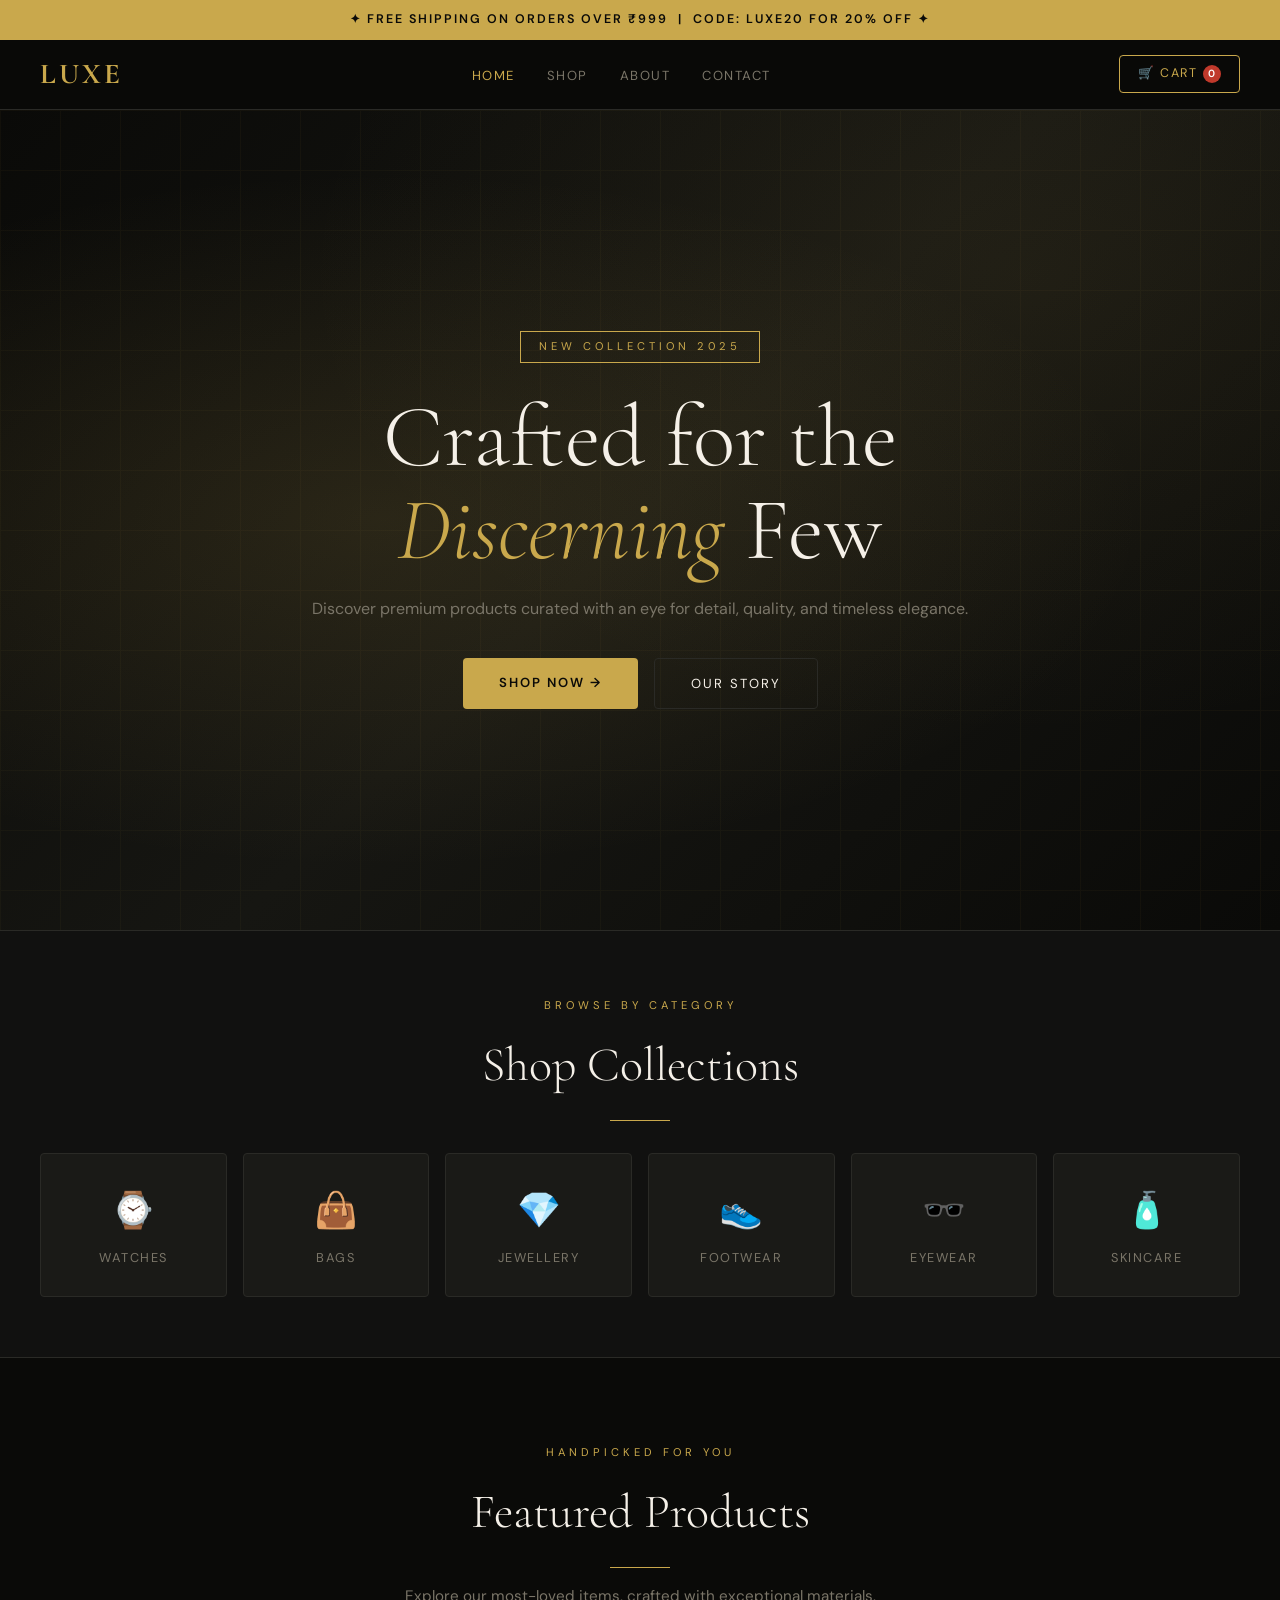
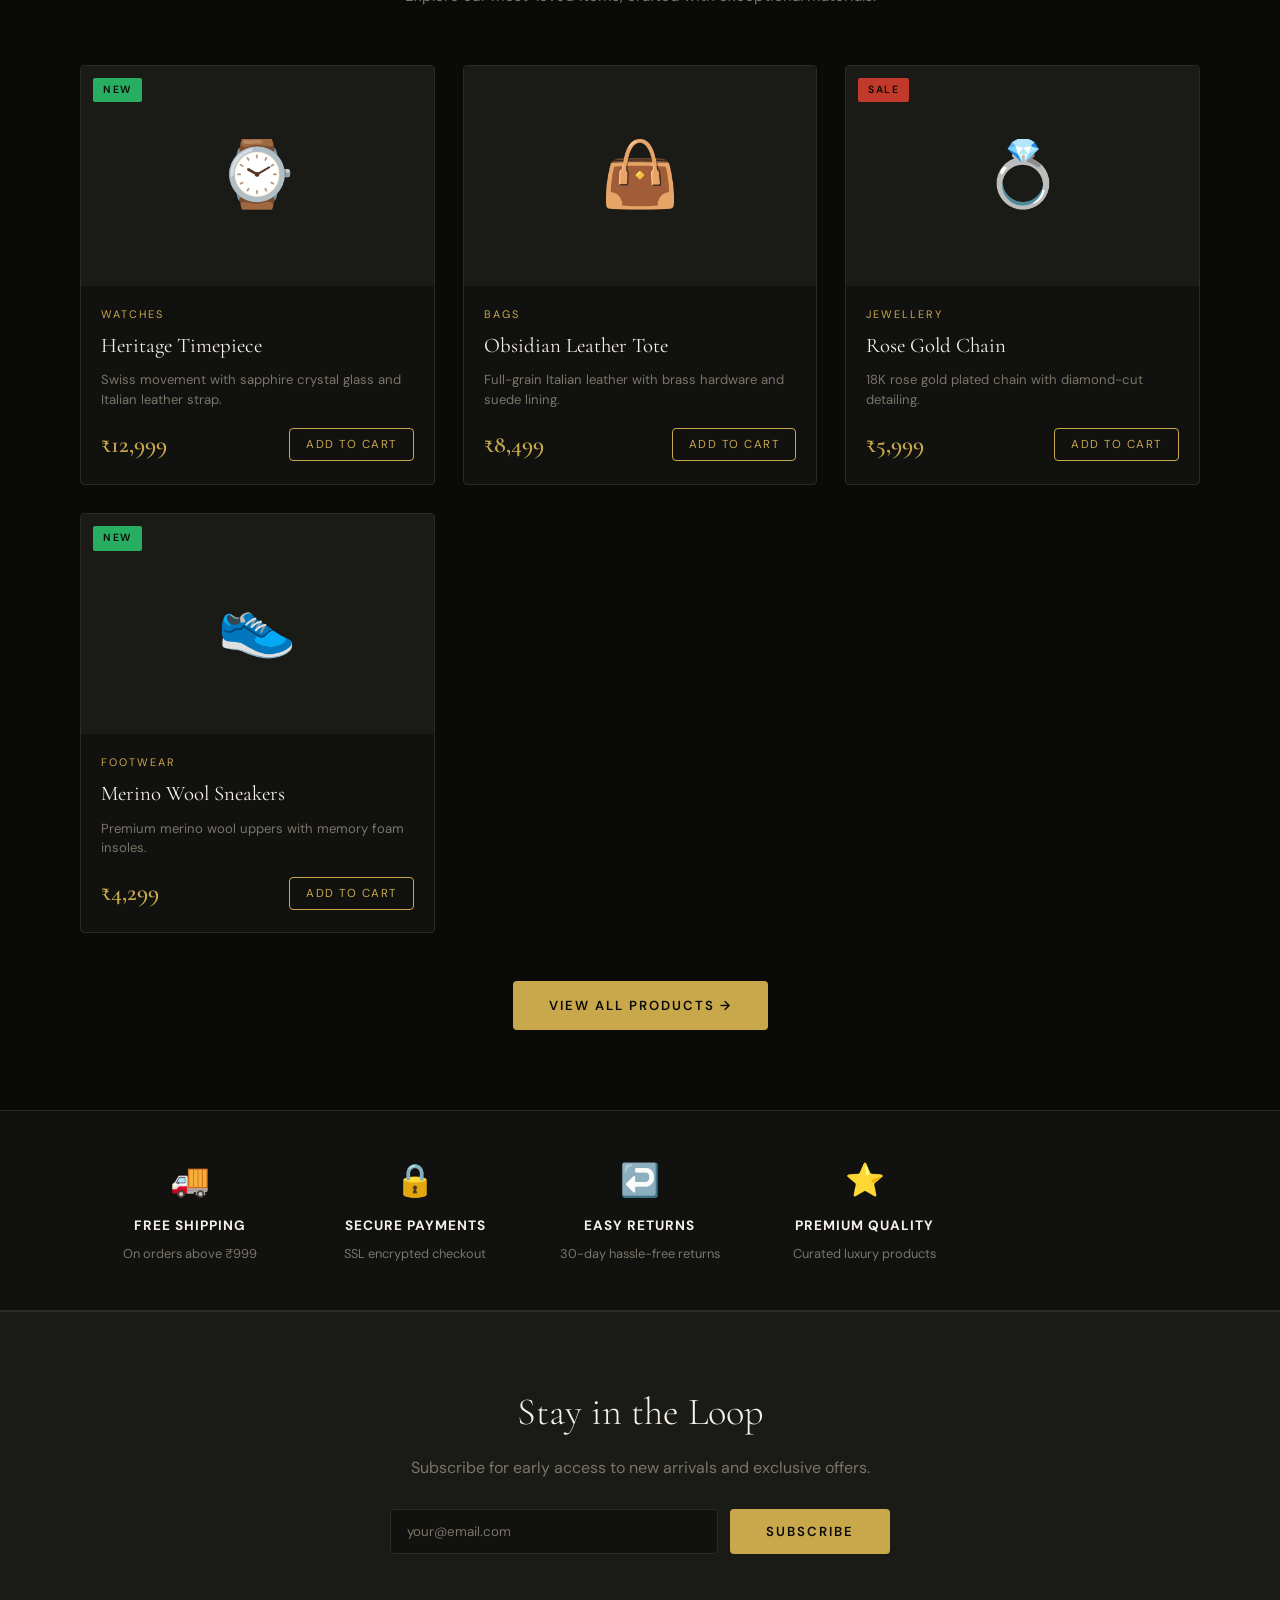
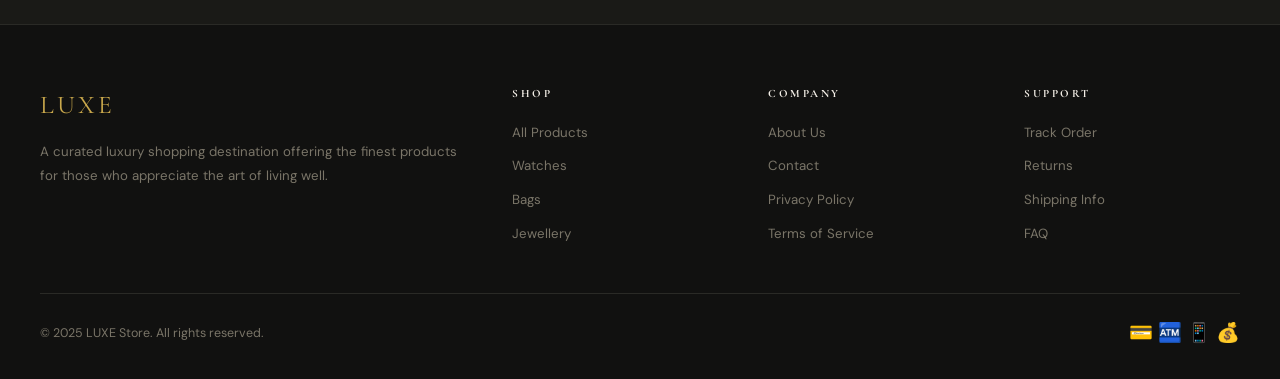
<file: index.html>
<!DOCTYPE html>
<html lang="en">
<head>
  <!-- Google tag (gtag.js) -->
<script async src="https://www.googletagmanager.com/gtag/js?id=G-RZMLWR8KCL"></script>
<script>
  window.dataLayer = window.dataLayer || [];
  function gtag(){dataLayer.push(arguments);}
  gtag('js', new Date());

  gtag('config', 'G-RZMLWR8KCL');
</script>
  <!-- Google Tag Manager -->
<script>(function(w,d,s,l,i){w[l]=w[l]||[];w[l].push({'gtm.start':
new Date().getTime(),event:'gtm.js'});var f=d.getElementsByTagName(s)[0],
j=d.createElement(s),dl=l!='dataLayer'?'&l='+l:'';j.async=true;j.src=
'https://www.googletagmanager.com/gtm.js?id='+i+dl;f.parentNode.insertBefore(j,f);
})(window,document,'script','dataLayer','GTM-PGKBJV2J');</script>
<!-- End Google Tag Manager -->
<meta charset="UTF-8"/>
<meta name="viewport" content="width=device-width, initial-scale=1.0"/>
<title>LUXE Store — Home</title>
<link rel="stylesheet" href="style.css"/>
<style>
  /* ===== HERO ===== */
  .hero {
    position: relative; height: calc(100vh - 80px);
    display: flex; align-items: center; justify-content: center;
    overflow: hidden; text-align: center;
  }
  .hero-bg {
    position: absolute; inset: 0;
    background: radial-gradient(ellipse at 30% 50%, rgba(201,168,76,0.13) 0%, transparent 60%),
                radial-gradient(ellipse at 80% 20%, rgba(201,168,76,0.07) 0%, transparent 50%),
                linear-gradient(135deg, #0a0a08 0%, #161612 50%, #0a0a08 100%);
  }
  .hero-grid {
    position: absolute; inset: 0; opacity: 0.04;
    background-image: linear-gradient(var(--gold) 1px, transparent 1px),
                      linear-gradient(90deg, var(--gold) 1px, transparent 1px);
    background-size: 60px 60px;
  }
  .hero-content { position: relative; z-index: 2; max-width: 720px; padding: 0 24px; }
  .hero-tag {
    display: inline-block; border: 1px solid var(--gold); color: var(--gold);
    font-size: 0.7rem; letter-spacing: 4px; text-transform: uppercase;
    padding: 6px 18px; margin-bottom: 28px; animation: fadeUp 0.8s ease both;
  }
  .hero h1 {
    font-size: clamp(3rem, 8vw, 5.5rem); font-weight: 300; line-height: 1.05;
    color: var(--cream); animation: fadeUp 0.8s 0.1s ease both;
  }
  .hero h1 em { color: var(--gold); font-style: italic; }
  .hero p { margin-top: 20px; color: var(--muted); font-size: 1rem; animation: fadeUp 0.8s 0.2s ease both; }
  .hero-btns { margin-top: 36px; display: flex; gap: 16px; justify-content: center; flex-wrap: wrap; animation: fadeUp 0.8s 0.3s ease both; }

  /* ===== CATEGORIES ===== */
  .categories { padding: 60px 40px; background: var(--bg2); border-top: 1px solid var(--border); border-bottom: 1px solid var(--border); }
  .cats-grid { display: grid; grid-template-columns: repeat(auto-fill, minmax(160px, 1fr)); gap: 16px; max-width: 1200px; margin: 0 auto; }
  .cat-card {
    background: var(--bg3); border: 1px solid var(--border); border-radius: var(--radius);
    padding: 28px 20px; text-align: center; cursor: pointer; transition: all 0.2s; text-decoration: none; display: block;
  }
  .cat-card:hover { border-color: var(--gold); transform: translateY(-3px); }
  .cat-icon { font-size: 2.2rem; margin-bottom: 10px; }
  .cat-name { font-size: 0.8rem; letter-spacing: 1.5px; text-transform: uppercase; color: var(--muted); transition: color 0.2s; }
  .cat-card:hover .cat-name { color: var(--gold); }

  /* ===== TRUST STRIP ===== */
  .trust-strip { background: var(--bg2); border-top: 1px solid var(--border); border-bottom: 1px solid var(--border); padding: 44px 40px; }
  .trust-inner { max-width: 1100px; margin: 0 auto; display: grid; grid-template-columns: repeat(auto-fill, minmax(200px,1fr)); gap: 24px; text-align: center; }
  .trust-item .t-icon { font-size: 2rem; margin-bottom: 8px; }
  .trust-item strong { display: block; color: var(--cream); font-size: 0.85rem; letter-spacing: 1px; text-transform: uppercase; margin-bottom: 4px; }
  .trust-item span { font-size: 0.8rem; color: var(--muted); }

  /* ===== NEWSLETTER ===== */
  .newsletter { background: var(--bg3); border-top: 1px solid var(--border); padding: 70px 40px; text-align: center; }
  .newsletter h2 { font-size: clamp(1.8rem, 3vw, 2.5rem); font-weight: 300; color: var(--cream); margin-bottom: 12px; }
  .newsletter p { color: var(--muted); margin-bottom: 28px; }
  .nl-form { display: flex; gap: 12px; justify-content: center; flex-wrap: wrap; max-width: 500px; margin: 0 auto; }
  .nl-form input { flex: 1; min-width: 220px; background: var(--bg2); border: 1px solid var(--border); color: var(--text); padding: 13px 16px; font-family: 'DM Sans', sans-serif; border-radius: var(--radius); outline: none; transition: border-color 0.2s; }
  .nl-form input:focus { border-color: var(--gold); }
  .nl-form input::placeholder { color: var(--muted); }
</style>
</head>
<body>
  <!-- Google Tag Manager (noscript) -->
<noscript><iframe src="https://www.googletagmanager.com/ns.html?id=GTM-PGKBJV2J"
height="0" width="0" style="display:none;visibility:hidden"></iframe></noscript>
<!-- End Google Tag Manager (noscript) -->

<div class="promo-banner">✦ Free Shipping on Orders Over ₹999 &nbsp;|&nbsp; Code: LUXE20 for 20% Off ✦</div>

<nav>
  <a href="index.html" class="nav-logo">LUXE</a>
  <ul class="nav-links">
    <li><a href="index.html" class="active">Home</a></li>
    <li><a href="shop.html">Shop</a></li>
    <li><a href="about.html">About</a></li>
    <li><a href="contact.html">Contact</a></li>
  </ul>
  <div class="nav-right">
    <a href="cart.html" class="cart-btn">🛒 Cart <span class="cart-count" id="cartCount">0</span></a>
  </div>
</nav>

<!-- HERO -->
<section class="hero">
  <div class="hero-bg"></div>
  <div class="hero-grid"></div>
  <div class="hero-content">
    <div class="hero-tag">New Collection 2025</div>
    <h1>Crafted for the <em>Discerning</em> Few</h1>
    <p>Discover premium products curated with an eye for detail, quality, and timeless elegance.</p>
    <div class="hero-btns">
      <a href="shop.html" class="btn-primary">Shop Now →</a>
      <a href="about.html" class="btn-outline">Our Story</a>
    </div>
  </div>
</section>

<!-- CATEGORIES -->
<section class="categories">
  <div class="section-header" style="margin-bottom:32px">
    <div class="section-tag">Browse by Category</div>
    <h2>Shop Collections</h2>
    <div class="divider"></div>
  </div>
  <div class="cats-grid">
    <a href="shop.html" class="cat-card"><div class="cat-icon">⌚</div><div class="cat-name">Watches</div></a>
    <a href="shop.html" class="cat-card"><div class="cat-icon">👜</div><div class="cat-name">Bags</div></a>
    <a href="shop.html" class="cat-card"><div class="cat-icon">💎</div><div class="cat-name">Jewellery</div></a>
    <a href="shop.html" class="cat-card"><div class="cat-icon">👟</div><div class="cat-name">Footwear</div></a>
    <a href="shop.html" class="cat-card"><div class="cat-icon">🕶️</div><div class="cat-name">Eyewear</div></a>
    <a href="shop.html" class="cat-card"><div class="cat-icon">🧴</div><div class="cat-name">Skincare</div></a>
  </div>
</section>

<!-- FEATURED PRODUCTS -->
<section class="section">
  <div class="section-header">
    <div class="section-tag">Handpicked for You</div>
    <h2>Featured Products</h2>
    <div class="divider"></div>
    <p>Explore our most-loved items, crafted with exceptional materials.</p>
  </div>
  <div class="products-grid" id="featured-products"></div>
  <div style="text-align:center;margin-top:48px">
    <a href="shop.html" class="btn-primary">View All Products →</a>
  </div>
</section>

<!-- TRUST STRIP -->
<div class="trust-strip">
  <div class="trust-inner">
    <div class="trust-item"><div class="t-icon">🚚</div><strong>Free Shipping</strong><span>On orders above ₹999</span></div>
    <div class="trust-item"><div class="t-icon">🔒</div><strong>Secure Payments</strong><span>SSL encrypted checkout</span></div>
    <div class="trust-item"><div class="t-icon">↩️</div><strong>Easy Returns</strong><span>30-day hassle-free returns</span></div>
    <div class="trust-item"><div class="t-icon">⭐</div><strong>Premium Quality</strong><span>Curated luxury products</span></div>
  </div>
</div>

<!-- NEWSLETTER -->
<section class="newsletter">
  <h2>Stay in the Loop</h2>
  <p>Subscribe for early access to new arrivals and exclusive offers.</p>
  <div class="nl-form">
    <input type="email" placeholder="your@email.com" id="nl-email"/>
    <button class="btn-primary" onclick="subscribeNewsletter()">Subscribe</button>
  </div>
</section>

<!-- FOOTER -->
<footer>
  <div class="footer-grid">
    <div class="footer-brand">
      <div class="logo">LUXE</div>
      <p>A curated luxury shopping destination offering the finest products for those who appreciate the art of living well.</p>
    </div>
    <div class="footer-col"><h4>Shop</h4><ul>
      <li><a href="shop.html">All Products</a></li>
      <li><a href="shop.html">Watches</a></li>
      <li><a href="shop.html">Bags</a></li>
      <li><a href="shop.html">Jewellery</a></li>
    </ul></div>
    <div class="footer-col"><h4>Company</h4><ul>
      <li><a href="about.html">About Us</a></li>
      <li><a href="contact.html">Contact</a></li>
      <li><a href="#">Privacy Policy</a></li>
      <li><a href="#">Terms of Service</a></li>
    </ul></div>
    <div class="footer-col"><h4>Support</h4><ul>
      <li><a href="#">Track Order</a></li>
      <li><a href="#">Returns</a></li>
      <li><a href="#">Shipping Info</a></li>
      <li><a href="contact.html">FAQ</a></li>
    </ul></div>
  </div>
  <div class="footer-bottom">
    <p>© 2025 LUXE Store. All rights reserved.</p>
    <div class="payment-icons">💳 🏧 📱 💰</div>
  </div>
</footer>

<div class="toast" id="toast"></div>
<script src="cart.js"></script>
<script>
  renderProductCards('featured-products', 4);
  function subscribeNewsletter() {
    const v = document.getElementById('nl-email').value.trim();
    if(/^[^\s@]+@[^\s@]+\.[^\s@]+$/.test(v)) {
      showToast('🎉 Subscribed! Welcome to LUXE.');
      document.getElementById('nl-email').value = '';
    } else { showToast('⚠️ Please enter a valid email.'); }
  }
</script>
</body>
</html>
</file>
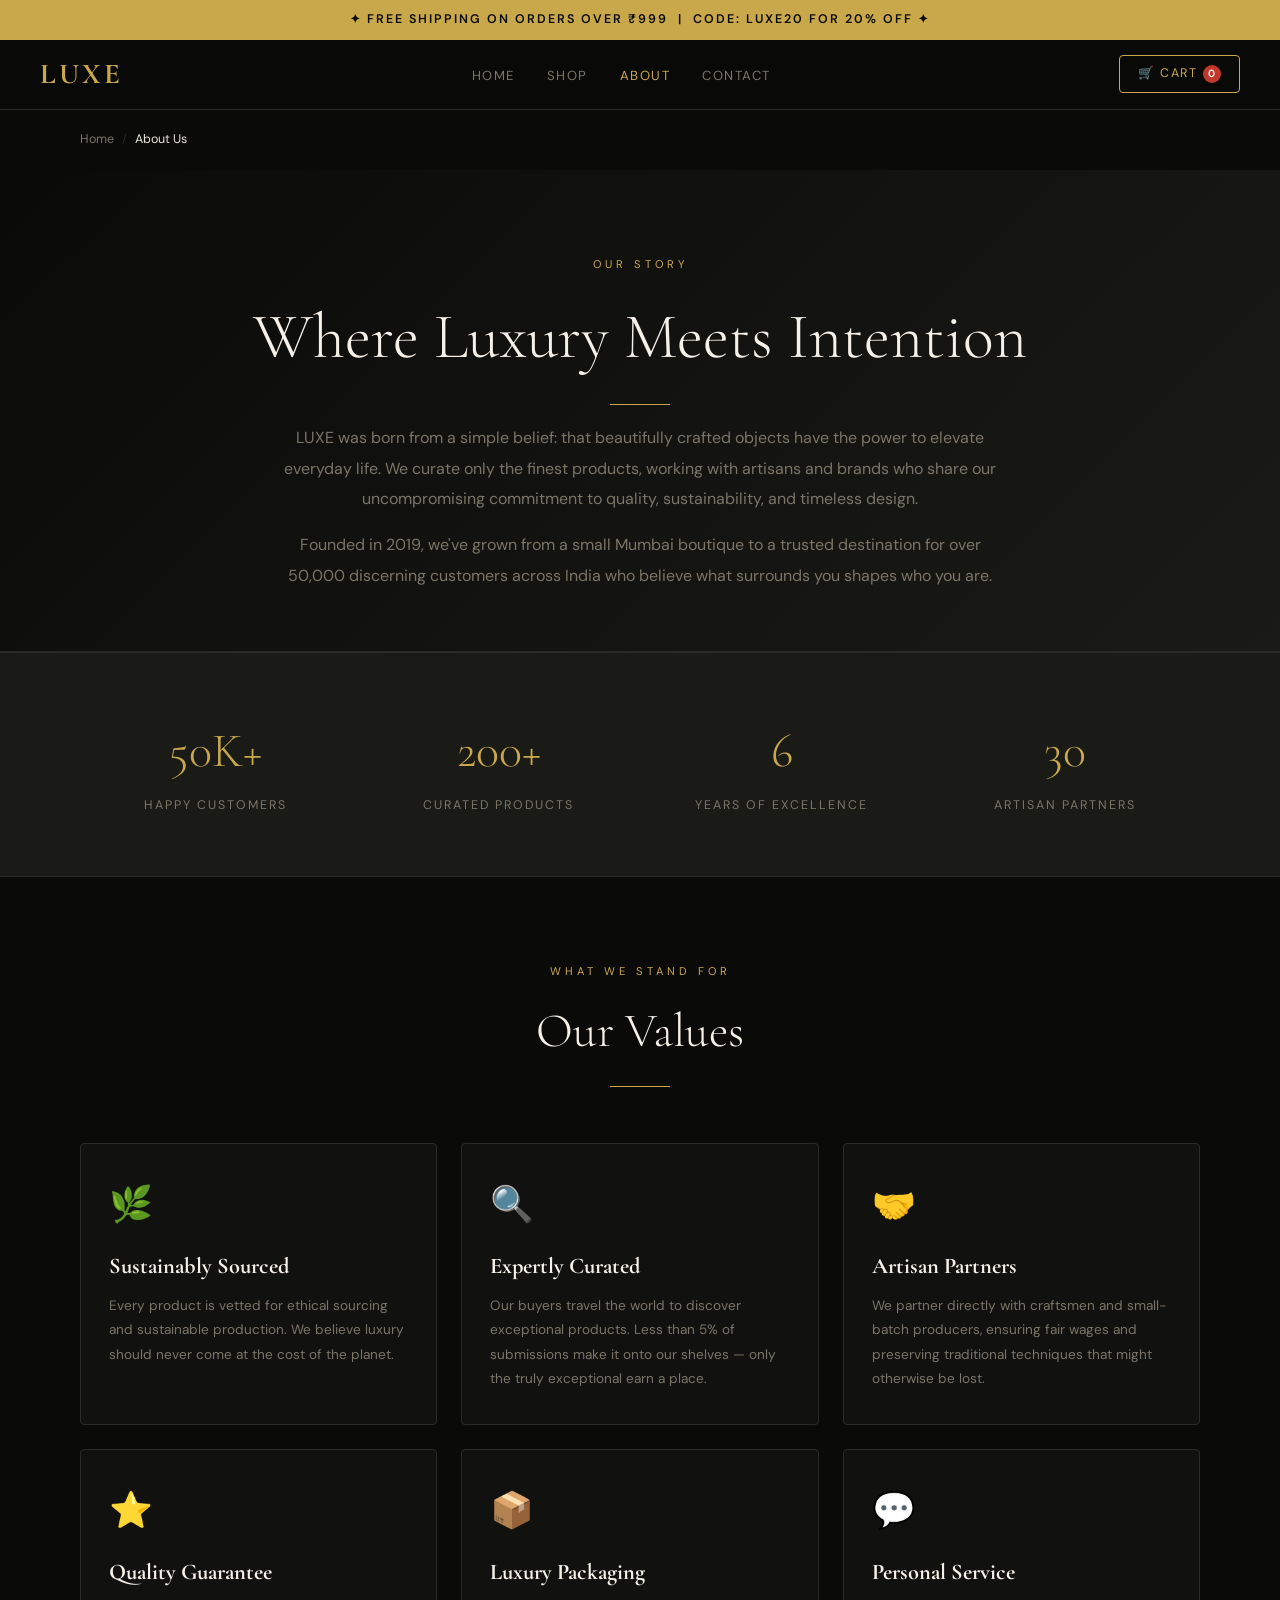
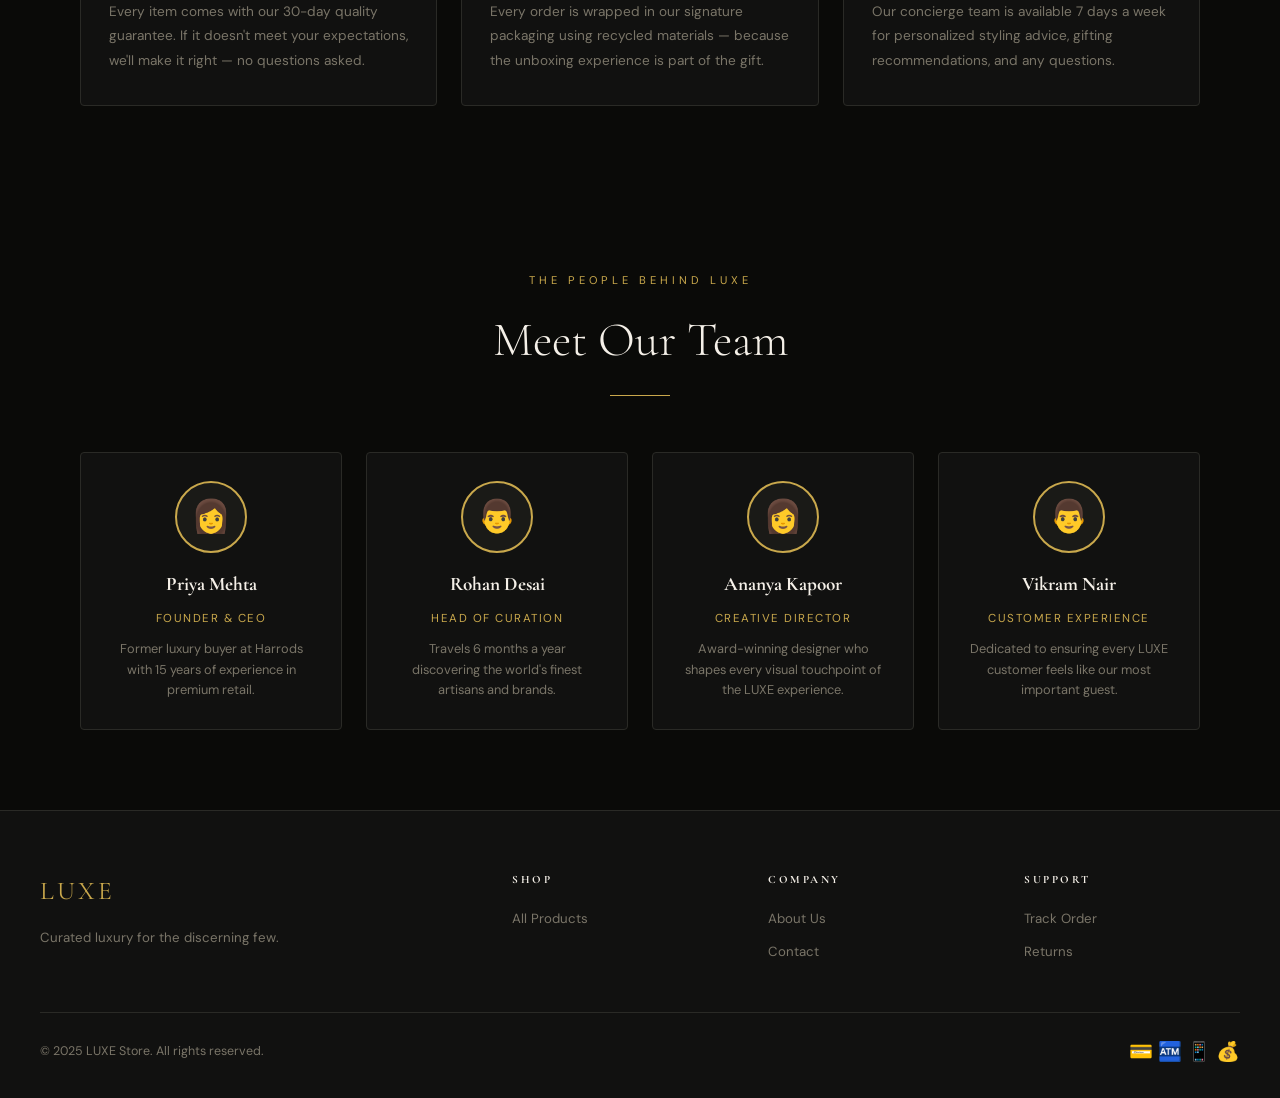
<file: about.html>
<!DOCTYPE html>
<html lang="en">
<head>
  <!-- Google tag (gtag.js) -->
<script async src="https://www.googletagmanager.com/gtag/js?id=G-RZMLWR8KCL"></script>
<script>
  window.dataLayer = window.dataLayer || [];
  function gtag(){dataLayer.push(arguments);}
  gtag('js', new Date());

  gtag('config', 'G-RZMLWR8KCL');
</script>
  <!-- Google Tag Manager -->
<script>(function(w,d,s,l,i){w[l]=w[l]||[];w[l].push({'gtm.start':
new Date().getTime(),event:'gtm.js'});var f=d.getElementsByTagName(s)[0],
j=d.createElement(s),dl=l!='dataLayer'?'&l='+l:'';j.async=true;j.src=
'https://www.googletagmanager.com/gtm.js?id='+i+dl;f.parentNode.insertBefore(j,f);
})(window,document,'script','dataLayer','GTM-PGKBJV2J');</script>
<!-- End Google Tag Manager -->
<meta charset="UTF-8"/>
<meta name="viewport" content="width=device-width, initial-scale=1.0"/>
<title>LUXE Store — About Us</title>
<link rel="stylesheet" href="style.css"/>
<style>
  .about-hero {
    background: linear-gradient(135deg, var(--bg) 0%, var(--bg3) 100%);
    border-bottom: 1px solid var(--border);
    padding: 80px 40px 60px; text-align: center;
  }
  .about-hero h1 { font-size:clamp(2.5rem,5vw,4.5rem); font-weight:300; color:var(--cream); }
  .about-hero p { color:var(--muted); margin-top:18px; line-height:1.9; font-size:1rem; max-width:720px; margin-left:auto; margin-right:auto; }

  .values-grid { display:grid; grid-template-columns:repeat(auto-fill,minmax(280px,1fr)); gap:24px; }
  .value-card {
    background:var(--bg2); border:1px solid var(--border); border-radius:var(--radius);
    padding:32px 28px; transition:border-color 0.2s, transform 0.2s;
  }
  .value-card:hover { border-color:var(--gold); transform:translateY(-4px); }
  .value-icon { font-size:2.2rem; margin-bottom:16px; }
  .value-card h3 { font-family:'Cormorant Garamond',serif; font-size:1.4rem; color:var(--cream); margin-bottom:10px; }
  .value-card p { font-size:0.85rem; color:var(--muted); line-height:1.8; }

  .stats-strip { background:var(--bg3); border-top:1px solid var(--border); border-bottom:1px solid var(--border); padding:60px 40px; text-align:center; }
  .stats-inner { max-width:1100px; margin:0 auto; display:grid; grid-template-columns:repeat(auto-fill,minmax(200px,1fr)); gap:32px; }
  .stat h2 { font-family:'Cormorant Garamond',serif; font-size:3rem; color:var(--gold); font-weight:300; }
  .stat p { font-size:0.78rem; letter-spacing:2px; text-transform:uppercase; color:var(--muted); margin-top:6px; }

  .team-section { padding:80px 40px; max-width:1200px; margin:0 auto; }
  .team-grid { display:grid; grid-template-columns:repeat(auto-fill,minmax(220px,1fr)); gap:24px; margin-top:40px; }
  .team-card { background:var(--bg2); border:1px solid var(--border); border-radius:var(--radius); padding:28px; text-align:center; transition:border-color 0.2s; }
  .team-card:hover { border-color:var(--gold); }
  .team-avatar { width:72px; height:72px; border-radius:50%; background:var(--bg3); border:2px solid var(--gold); display:flex; align-items:center; justify-content:center; font-size:2rem; margin:0 auto 16px; }
  .team-card h4 { font-family:'Cormorant Garamond',serif; font-size:1.2rem; color:var(--cream); margin-bottom:4px; }
  .team-card span { font-size:0.72rem; letter-spacing:1.5px; text-transform:uppercase; color:var(--gold); }
  .team-card p { font-size:0.8rem; color:var(--muted); margin-top:10px; line-height:1.6; }
</style>
</head>
<body>
  <!-- Google Tag Manager (noscript) -->
<noscript><iframe src="https://www.googletagmanager.com/ns.html?id=GTM-PGKBJV2J"
height="0" width="0" style="display:none;visibility:hidden"></iframe></noscript>
<!-- End Google Tag Manager (noscript) -->

<div class="promo-banner">✦ Free Shipping on Orders Over ₹999 &nbsp;|&nbsp; Code: LUXE20 for 20% Off ✦</div>

<nav>
  <a href="index.html" class="nav-logo">LUXE</a>
  <ul class="nav-links">
    <li><a href="index.html">Home</a></li>
    <li><a href="shop.html">Shop</a></li>
    <li><a href="about.html" class="active">About</a></li>
    <li><a href="contact.html">Contact</a></li>
  </ul>
  <div class="nav-right">
    <a href="cart.html" class="cart-btn">🛒 Cart <span class="cart-count" id="cartCount">0</span></a>
  </div>
</nav>

<div class="breadcrumb">
  <a href="index.html">Home</a><span class="sep">/</span>
  <span class="current">About Us</span>
</div>

<!-- HERO -->
<div class="about-hero">
  <div class="section-tag">Our Story</div>
  <h1>Where Luxury Meets Intention</h1>
  <div class="divider"></div>
  <p>LUXE was born from a simple belief: that beautifully crafted objects have the power to elevate everyday life. We curate only the finest products, working with artisans and brands who share our uncompromising commitment to quality, sustainability, and timeless design.</p>
  <p style="margin-top:16px">Founded in 2019, we've grown from a small Mumbai boutique to a trusted destination for over 50,000 discerning customers across India who believe what surrounds you shapes who you are.</p>
</div>

<!-- STATS -->
<div class="stats-strip">
  <div class="stats-inner">
    <div class="stat"><h2>50K+</h2><p>Happy Customers</p></div>
    <div class="stat"><h2>200+</h2><p>Curated Products</p></div>
    <div class="stat"><h2>6</h2><p>Years of Excellence</p></div>
    <div class="stat"><h2>30</h2><p>Artisan Partners</p></div>
  </div>
</div>

<!-- VALUES -->
<div class="section">
  <div class="section-header">
    <div class="section-tag">What We Stand For</div>
    <h2>Our Values</h2>
    <div class="divider"></div>
  </div>
  <div class="values-grid">
    <div class="value-card"><div class="value-icon">🌿</div><h3>Sustainably Sourced</h3><p>Every product is vetted for ethical sourcing and sustainable production. We believe luxury should never come at the cost of the planet.</p></div>
    <div class="value-card"><div class="value-icon">🔍</div><h3>Expertly Curated</h3><p>Our buyers travel the world to discover exceptional products. Less than 5% of submissions make it onto our shelves — only the truly exceptional earn a place.</p></div>
    <div class="value-card"><div class="value-icon">🤝</div><h3>Artisan Partners</h3><p>We partner directly with craftsmen and small-batch producers, ensuring fair wages and preserving traditional techniques that might otherwise be lost.</p></div>
    <div class="value-card"><div class="value-icon">⭐</div><h3>Quality Guarantee</h3><p>Every item comes with our 30-day quality guarantee. If it doesn't meet your expectations, we'll make it right — no questions asked.</p></div>
    <div class="value-card"><div class="value-icon">📦</div><h3>Luxury Packaging</h3><p>Every order is wrapped in our signature packaging using recycled materials — because the unboxing experience is part of the gift.</p></div>
    <div class="value-card"><div class="value-icon">💬</div><h3>Personal Service</h3><p>Our concierge team is available 7 days a week for personalized styling advice, gifting recommendations, and any questions.</p></div>
  </div>
</div>

<!-- TEAM -->
<div class="team-section">
  <div class="section-header">
    <div class="section-tag">The People Behind LUXE</div>
    <h2>Meet Our Team</h2>
    <div class="divider"></div>
  </div>
  <div class="team-grid">
    <div class="team-card"><div class="team-avatar">👩</div><h4>Priya Mehta</h4><span>Founder & CEO</span><p>Former luxury buyer at Harrods with 15 years of experience in premium retail.</p></div>
    <div class="team-card"><div class="team-avatar">👨</div><h4>Rohan Desai</h4><span>Head of Curation</span><p>Travels 6 months a year discovering the world's finest artisans and brands.</p></div>
    <div class="team-card"><div class="team-avatar">👩</div><h4>Ananya Kapoor</h4><span>Creative Director</span><p>Award-winning designer who shapes every visual touchpoint of the LUXE experience.</p></div>
    <div class="team-card"><div class="team-avatar">👨</div><h4>Vikram Nair</h4><span>Customer Experience</span><p>Dedicated to ensuring every LUXE customer feels like our most important guest.</p></div>
  </div>
</div>

<footer>
  <div class="footer-grid">
    <div class="footer-brand"><div class="logo">LUXE</div><p>Curated luxury for the discerning few.</p></div>
    <div class="footer-col"><h4>Shop</h4><ul><li><a href="shop.html">All Products</a></li></ul></div>
    <div class="footer-col"><h4>Company</h4><ul><li><a href="about.html">About Us</a></li><li><a href="contact.html">Contact</a></li></ul></div>
    <div class="footer-col"><h4>Support</h4><ul><li><a href="#">Track Order</a></li><li><a href="#">Returns</a></li></ul></div>
  </div>
  <div class="footer-bottom"><p>© 2025 LUXE Store. All rights reserved.</p><div class="payment-icons">💳 🏧 📱 💰</div></div>
</footer>

<div class="toast" id="toast"></div>
<script src="cart.js"></script>
</body>
</html>
</file>
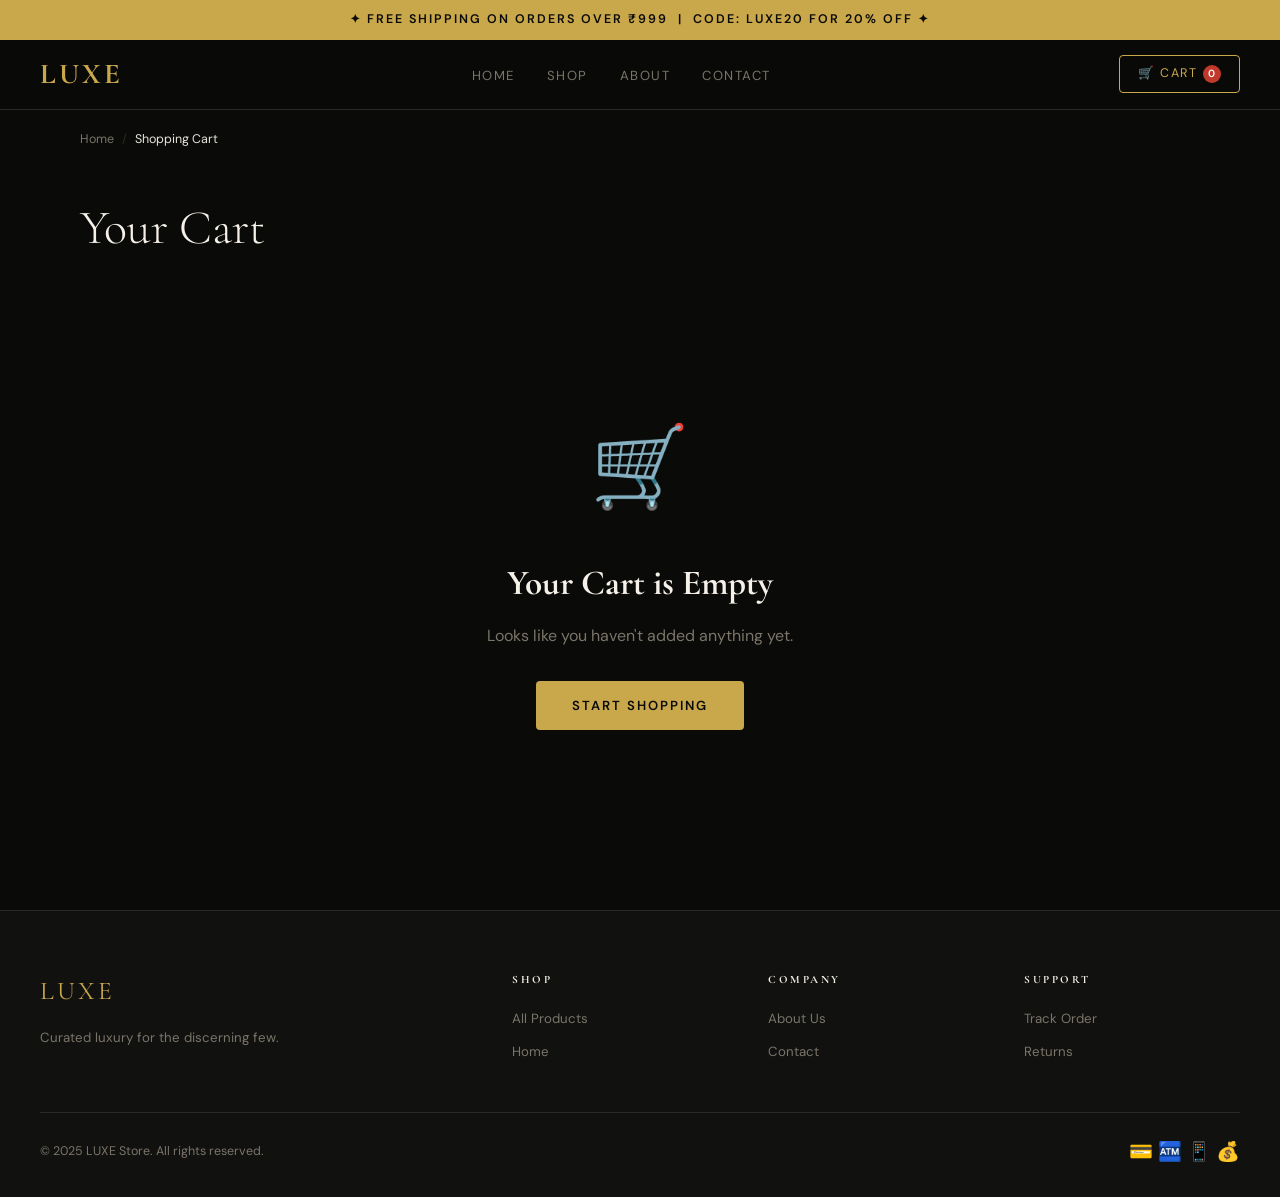
<file: cart.html>
<!DOCTYPE html>
<html lang="en">
<head>
  <!-- Google tag (gtag.js) -->
<script async src="https://www.googletagmanager.com/gtag/js?id=G-RZMLWR8KCL"></script>
<script>
  window.dataLayer = window.dataLayer || [];
  function gtag(){dataLayer.push(arguments);}
  gtag('js', new Date());

  gtag('config', 'G-RZMLWR8KCL');
</script>
  <!-- Google Tag Manager -->
<script>(function(w,d,s,l,i){w[l]=w[l]||[];w[l].push({'gtm.start':
new Date().getTime(),event:'gtm.js'});var f=d.getElementsByTagName(s)[0],
j=d.createElement(s),dl=l!='dataLayer'?'&l='+l:'';j.async=true;j.src=
'https://www.googletagmanager.com/gtm.js?id='+i+dl;f.parentNode.insertBefore(j,f);
})(window,document,'script','dataLayer','GTM-PGKBJV2J');</script>
<!-- End Google Tag Manager -->
<meta charset="UTF-8"/>
<meta name="viewport" content="width=device-width, initial-scale=1.0"/>
<title>LUXE Store — Cart</title>
<link rel="stylesheet" href="style.css"/>
<style>
  .cart-layout { display:grid; grid-template-columns:1fr 360px; gap:40px; }
  @media(max-width:900px){ .cart-layout{grid-template-columns:1fr;} }

  .cart-items-list { display:flex; flex-direction:column; gap:16px; }
  .cart-item {
    background:var(--bg2); border:1px solid var(--border); border-radius:var(--radius);
    padding:20px; display:flex; gap:20px; align-items:center; transition:border-color 0.2s;
  }
  .cart-item:hover { border-color: var(--gold); }
  .cart-item-img { font-size:2.5rem; width:72px; height:72px; background:var(--bg3); border-radius:var(--radius); display:flex; align-items:center; justify-content:center; flex-shrink:0; }
  .cart-item-info { flex:1; }
  .cart-item-name { font-family:'Cormorant Garamond',serif; font-size:1.2rem; color:var(--cream); margin-bottom:4px; }
  .cart-item-cat { font-size:0.72rem; letter-spacing:1.5px; text-transform:uppercase; color:var(--gold); }
  .cart-item-right { display:flex; flex-direction:column; align-items:flex-end; gap:10px; }
  .cart-item-price { font-family:'Cormorant Garamond',serif; font-size:1.4rem; color:var(--gold); font-weight:600; }
  .qty-ctrl { display:flex; align-items:center; gap:10px; }
  .qty-btn {
    width:28px; height:28px; border:1px solid var(--border); background:var(--bg3);
    color:var(--text); cursor:pointer; font-size:1rem; border-radius:2px;
    transition:all 0.2s; display:flex; align-items:center; justify-content:center;
  }
  .qty-btn:hover { border-color:var(--gold); color:var(--gold); }
  .qty-val { font-size:0.9rem; min-width:24px; text-align:center; }
  .remove-btn { background:none; border:none; color:var(--muted); cursor:pointer; font-size:0.82rem; transition:color 0.2s; letter-spacing:1px; text-transform:uppercase; }
  .remove-btn:hover { color:var(--red); }

  .cart-summary {
    background:var(--bg2); border:1px solid var(--border); border-radius:var(--radius);
    padding:28px; position:sticky; top:90px; height:fit-content;
  }
  .cart-summary h3 { font-family:'Cormorant Garamond',serif; font-size:1.5rem; color:var(--cream); margin-bottom:24px; }
  .summary-row { display:flex; justify-content:space-between; margin-bottom:12px; font-size:0.88rem; color:var(--muted); }
  .summary-row.total { font-size:1.1rem; color:var(--cream); font-weight:500; border-top:1px solid var(--border); padding-top:16px; margin-top:16px; }
  .summary-row.total span:last-child { color:var(--gold); font-family:'Cormorant Garamond',serif; font-size:1.4rem; }
  .checkout-btn {
    width:100%; background:var(--gold); color:var(--bg);
    padding:16px; border:none; cursor:pointer;
    font-family:'DM Sans',sans-serif; font-size:0.82rem;
    letter-spacing:2px; text-transform:uppercase; font-weight:600;
    border-radius:var(--radius); margin-top:20px; transition:all 0.25s;
    text-decoration:none; display:block; text-align:center;
  }
  .checkout-btn:hover { background:var(--gold2); }
  .continue-btn {
    width:100%; background:transparent; color:var(--cream);
    padding:14px; border:1px solid var(--border); cursor:pointer;
    font-family:'DM Sans',sans-serif; font-size:0.82rem;
    letter-spacing:2px; text-transform:uppercase;
    border-radius:var(--radius); margin-top:10px; transition:all 0.25s;
    text-decoration:none; display:block; text-align:center;
  }
  .continue-btn:hover { border-color:var(--gold); color:var(--gold); }

  .empty-cart { text-align:center; padding:100px 20px; }
  .empty-cart .icon { font-size:5rem; margin-bottom:24px; }
  .empty-cart h3 { font-family:'Cormorant Garamond',serif; font-size:2.2rem; color:var(--cream); margin-bottom:12px; }
  .empty-cart p { color:var(--muted); margin-bottom:32px; }

  .promo-input-wrap { display:flex; gap:8px; margin-top:16px; }
  .promo-input { flex:1; background:var(--bg3); border:1px solid var(--border); color:var(--text); padding:10px 12px; font-family:'DM Sans',sans-serif; border-radius:var(--radius); outline:none; font-size:0.85rem; transition:border-color 0.2s; }
  .promo-input:focus { border-color:var(--gold); }
  .promo-btn { background:var(--bg3); border:1px solid var(--gold); color:var(--gold); padding:10px 16px; cursor:pointer; font-size:0.75rem; letter-spacing:1px; text-transform:uppercase; font-family:'DM Sans',sans-serif; border-radius:var(--radius); transition:all 0.2s; white-space:nowrap; }
  .promo-btn:hover { background:var(--gold); color:var(--bg); }
  .promo-msg { font-size:0.78rem; margin-top:6px; }
  .promo-msg.ok { color:var(--green); }
  .promo-msg.err { color:var(--red); }
</style>
</head>
<body>
  <!-- Google Tag Manager (noscript) -->
<noscript><iframe src="https://www.googletagmanager.com/ns.html?id=GTM-PGKBJV2J"
height="0" width="0" style="display:none;visibility:hidden"></iframe></noscript>
<!-- End Google Tag Manager (noscript) -->

<div class="promo-banner">✦ Free Shipping on Orders Over ₹999 &nbsp;|&nbsp; Code: LUXE20 for 20% Off ✦</div>

<nav>
  <a href="index.html" class="nav-logo">LUXE</a>
  <ul class="nav-links">
    <li><a href="index.html">Home</a></li>
    <li><a href="shop.html">Shop</a></li>
    <li><a href="about.html">About</a></li>
    <li><a href="contact.html">Contact</a></li>
  </ul>
  <div class="nav-right">
    <a href="cart.html" class="cart-btn active">🛒 Cart <span class="cart-count" id="cartCount">0</span></a>
  </div>
</nav>

<div class="breadcrumb">
  <a href="index.html">Home</a>
  <span class="sep">/</span>
  <span class="current">Shopping Cart</span>
</div>

<div class="section" style="padding-top:20px">
  <div class="section-header" style="text-align:left;margin-bottom:36px">
    <h2>Your Cart</h2>
  </div>
  <div id="cart-content"></div>
</div>

<footer>
  <div class="footer-grid">
    <div class="footer-brand"><div class="logo">LUXE</div><p>Curated luxury for the discerning few.</p></div>
    <div class="footer-col"><h4>Shop</h4><ul><li><a href="shop.html">All Products</a></li><li><a href="index.html">Home</a></li></ul></div>
    <div class="footer-col"><h4>Company</h4><ul><li><a href="about.html">About Us</a></li><li><a href="contact.html">Contact</a></li></ul></div>
    <div class="footer-col"><h4>Support</h4><ul><li><a href="#">Track Order</a></li><li><a href="#">Returns</a></li></ul></div>
  </div>
  <div class="footer-bottom">
    <p>© 2025 LUXE Store. All rights reserved.</p>
    <div class="payment-icons">💳 🏧 📱 💰</div>
  </div>
</footer>

<div class="toast" id="toast"></div>
<script src="cart.js"></script>
<script>
  let discount = 0;

  function renderCart() {
    const cart = getCart();
    const c = document.getElementById('cart-content');
    if(!cart.length) {
      c.innerHTML = `<div class="empty-cart"><div class="icon">🛒</div><h3>Your Cart is Empty</h3><p>Looks like you haven't added anything yet.</p><a href="shop.html" class="btn-primary">Start Shopping</a></div>`;
      return;
    }
    const sub = getCartSubtotal();
    const discountAmt = Math.round(sub * discount);
    const afterDiscount = sub - discountAmt;
    const tax = Math.round(afterDiscount * 0.18);
    const total = afterDiscount + tax;
    const totalItems = cart.reduce((s,i)=>s+i.qty,0);

    c.innerHTML = `
      <div class="cart-layout">
        <div>
          <div class="cart-items-list">
            ${cart.map(item=>`
              <div class="cart-item">
                <div class="cart-item-img">${item.emoji}</div>
                <div class="cart-item-info">
                  <div class="cart-item-name">${item.name}</div>
                  <div class="cart-item-cat">${item.cat}</div>
                  <div style="font-size:0.82rem;color:var(--muted);margin-top:4px">Unit price: ₹${item.price.toLocaleString()}</div>
                </div>
                <div class="cart-item-right">
                  <div class="cart-item-price">₹${(item.price*item.qty).toLocaleString()}</div>
                  <div class="qty-ctrl">
                    <button class="qty-btn" onclick="changeQty(${item.id},-1)">−</button>
                    <span class="qty-val">${item.qty}</span>
                    <button class="qty-btn" onclick="changeQty(${item.id},1)">+</button>
                  </div>
                  <button class="remove-btn" onclick="removeItem(${item.id})">🗑 Remove</button>
                </div>
              </div>
            `).join('')}
          </div>
          <div style="margin-top:24px;display:flex;gap:12px;flex-wrap:wrap">
            <a href="shop.html" class="btn-outline" style="padding:12px 24px;font-size:0.78rem">← Continue Shopping</a>
          </div>
        </div>
        <div class="cart-summary">
          <h3>Order Summary</h3>
          <div class="summary-row"><span>Subtotal (${totalItems} item${totalItems!==1?'s':''})</span><span>₹${sub.toLocaleString()}</span></div>
          ${discountAmt>0 ? `<div class="summary-row" style="color:var(--green)"><span>Discount (LUXE20)</span><span>−₹${discountAmt.toLocaleString()}</span></div>` : ''}
          <div class="summary-row"><span>Shipping</span><span>${sub>=999?'<span style="color:var(--green)">Free</span>':'₹99'}</span></div>
          <div class="summary-row"><span>GST (18%)</span><span>₹${tax.toLocaleString()}</span></div>
          <div class="summary-row total"><span>Total</span><span>₹${(total+(sub<999?99:0)).toLocaleString()}</span></div>

          <div style="margin-top:8px">
            <div style="font-size:0.72rem;letter-spacing:1.5px;text-transform:uppercase;color:var(--muted);margin-bottom:6px">Promo Code</div>
            <div class="promo-input-wrap">
              <input type="text" class="promo-input" id="promo-code" placeholder="Enter code" />
              <button class="promo-btn" onclick="applyPromo()">Apply</button>
            </div>
            <div class="promo-msg" id="promo-msg"></div>
          </div>

          <a href="checkout.html" class="checkout-btn">Proceed to Checkout →</a>
          <a href="shop.html" class="continue-btn">Continue Shopping</a>
        </div>
      </div>`;
  }

  function changeQty(id, delta) {
    const cart = getCart();
    const item = cart.find(i=>i.id===id);
    if(!item) return;
    item.qty += delta;
    if(item.qty<=0) { const newCart = cart.filter(i=>i.id!==id); saveCart(newCart); showToast('Item removed.'); }
    else saveCart(cart);
    updateCartBadge(); renderCart();
  }

  function removeItem(id) {
    const cart = getCart().filter(i=>i.id!==id);
    saveCart(cart); updateCartBadge(); renderCart();
    showToast('Item removed from cart.');
  }

  function applyPromo() {
    const code = document.getElementById('promo-code').value.trim().toUpperCase();
    const msg = document.getElementById('promo-msg');
    if(code==='LUXE20') {
      discount = 0.20; msg.className='promo-msg ok'; msg.textContent='✓ 20% discount applied!';
    } else if(code==='LUXE10') {
      discount = 0.10; msg.className='promo-msg ok'; msg.textContent='✓ 10% discount applied!';
    } else {
      discount = 0; msg.className='promo-msg err'; msg.textContent='✗ Invalid promo code.';
    }
    renderCart();
    if(code==='LUXE20'||code==='LUXE10') setTimeout(()=>{ document.getElementById('promo-msg').textContent = msg.textContent||''; },100);
  }

  renderCart();
</script>
</body>
</html>
</file>
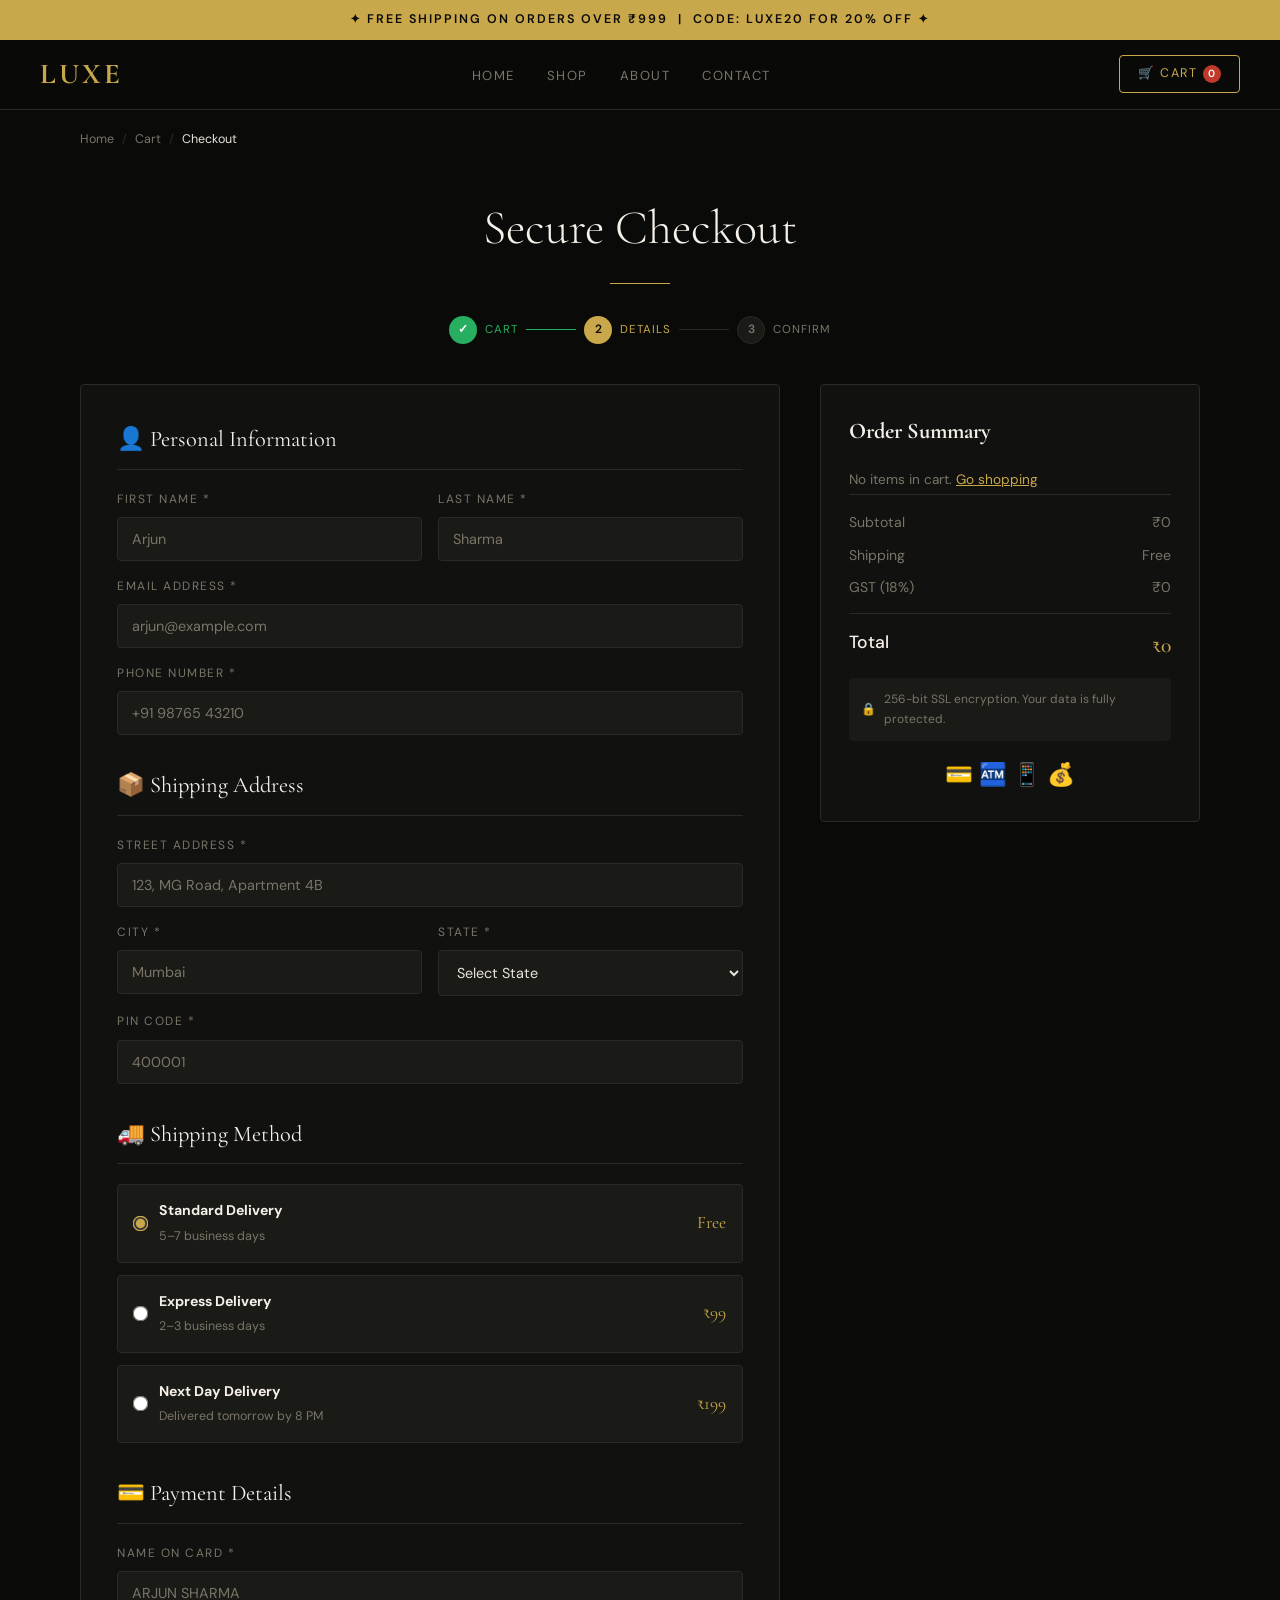
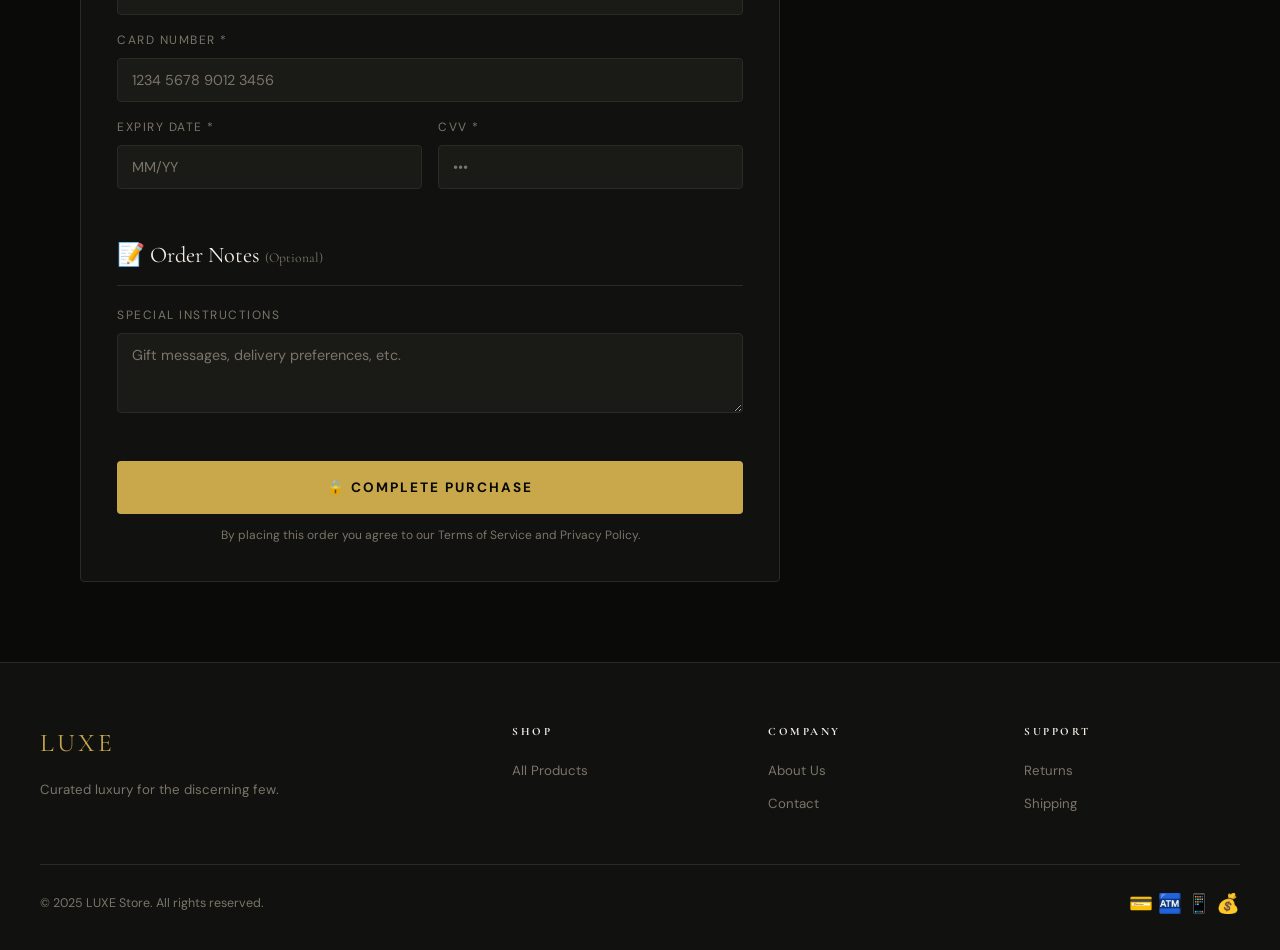
<file: checkout.html>
<!DOCTYPE html>
<html lang="en">
<head>
  <!-- Google tag (gtag.js) -->
<script async src="https://www.googletagmanager.com/gtag/js?id=G-RZMLWR8KCL"></script>
<script>
  window.dataLayer = window.dataLayer || [];
  function gtag(){dataLayer.push(arguments);}
  gtag('js', new Date());

  gtag('config', 'G-RZMLWR8KCL');
</script>
  <!-- Google Tag Manager -->
<script>(function(w,d,s,l,i){w[l]=w[l]||[];w[l].push({'gtm.start':
new Date().getTime(),event:'gtm.js'});var f=d.getElementsByTagName(s)[0],
j=d.createElement(s),dl=l!='dataLayer'?'&l='+l:'';j.async=true;j.src=
'https://www.googletagmanager.com/gtm.js?id='+i+dl;f.parentNode.insertBefore(j,f);
})(window,document,'script','dataLayer','GTM-PGKBJV2J');</script>
<!-- End Google Tag Manager -->
  
<meta charset="UTF-8"/>
<meta name="viewport" content="width=device-width, initial-scale=1.0"/>
<title>nidhi Store — Checkout</title>
<link rel="stylesheet" href="style.css"/>
<style>
  .checkout-layout { display:grid; grid-template-columns:1fr 380px; gap:40px; }
  @media(max-width:960px){ .checkout-layout{grid-template-columns:1fr;} }

  .checkout-form-box {
    background:var(--bg2); border:1px solid var(--border);
    border-radius:var(--radius); padding:36px;
  }
  .form-section { margin-bottom:32px; }
  .form-section-title {
    font-family:'Cormorant Garamond',serif; font-size:1.4rem;
    color:var(--cream); margin-bottom:20px; padding-bottom:12px;
    border-bottom:1px solid var(--border);
  }

  .radio-group { display:flex; flex-direction:column; gap:12px; }
  .radio-option {
    display:flex; align-items:center; gap:12px;
    background:var(--bg3); border:1px solid var(--border);
    border-radius:var(--radius); padding:14px 16px; cursor:pointer; transition:border-color 0.2s;
  }
  .radio-option:hover { border-color:var(--gold); }
  .radio-option input[type=radio] { accent-color:var(--gold); transform:scale(1.2); cursor:pointer; }
  .radio-label { flex:1; }
  .radio-label strong { display:block; font-size:0.88rem; color:var(--cream); }
  .radio-label span { font-size:0.78rem; color:var(--muted); }
  .radio-price { font-family:'Cormorant Garamond',serif; font-size:1.1rem; color:var(--gold); }

  .purchase-btn {
    width:100%; background:var(--gold); color:var(--bg);
    padding:18px; border:none; cursor:pointer;
    font-family:'DM Sans',sans-serif; font-size:0.85rem;
    letter-spacing:2px; text-transform:uppercase; font-weight:700;
    border-radius:var(--radius); margin-top:8px; transition:all 0.25s;
  }
  .purchase-btn:hover { background:var(--gold2); transform:translateY(-2px); box-shadow:0 8px 24px rgba(201,168,76,0.3); }

  /* Order Summary Sidebar */
  .order-summary-box {
    background:var(--bg2); border:1px solid var(--border);
    border-radius:var(--radius); padding:28px; position:sticky; top:90px; height:fit-content;
  }
  .order-summary-box h3 { font-family:'Cormorant Garamond',serif; font-size:1.4rem; color:var(--cream); margin-bottom:20px; }
  .order-item { display:flex; gap:12px; align-items:center; margin-bottom:14px; padding-bottom:14px; border-bottom:1px solid var(--border); }
  .order-item:last-child { border-bottom:none; }
  .order-item-img { font-size:1.6rem; width:46px; height:46px; background:var(--bg3); border-radius:2px; display:flex; align-items:center; justify-content:center; flex-shrink:0; }
  .order-item-info { flex:1; }
  .order-item-name { font-size:0.85rem; color:var(--cream); margin-bottom:2px; }
  .order-item-qty { font-size:0.75rem; color:var(--muted); }
  .order-item-price { font-size:1rem; color:var(--gold); font-family:'Cormorant Garamond',serif; font-weight:600; }
  .summary-row { display:flex; justify-content:space-between; margin-bottom:10px; font-size:0.88rem; color:var(--muted); }
  .summary-row.total { font-size:1.1rem; color:var(--cream); font-weight:500; border-top:1px solid var(--border); padding-top:14px; margin-top:14px; }
  .summary-row.total span:last-child { color:var(--gold); font-family:'Cormorant Garamond',serif; font-size:1.35rem; }
  .secure-badge { display:flex; align-items:center; gap:8px; margin-top:16px; padding:12px; background:var(--bg3); border-radius:var(--radius); font-size:0.75rem; color:var(--muted); }

  /* Steps indicator */
  .checkout-steps { display:flex; align-items:center; justify-content:center; gap:0; margin-bottom:40px; }
  .step { display:flex; align-items:center; gap:8px; }
  .step-num { width:28px; height:28px; border-radius:50%; display:flex; align-items:center; justify-content:center; font-size:0.75rem; font-weight:600; }
  .step.done .step-num { background:var(--green); color:#fff; }
  .step.active .step-num { background:var(--gold); color:var(--bg); }
  .step.inactive .step-num { background:var(--bg3); border:1px solid var(--border); color:var(--muted); }
  .step-label { font-size:0.72rem; letter-spacing:1px; text-transform:uppercase; }
  .step.active .step-label { color:var(--gold); }
  .step.done .step-label { color:var(--green); }
  .step.inactive .step-label { color:var(--muted); }
  .step-line { width:50px; height:1px; background:var(--border); margin:0 8px; }
  .step-line.done { background:var(--green); }
</style>
</head>
<body>
  <!-- Google Tag Manager (noscript) -->
<noscript><iframe src="https://www.googletagmanager.com/ns.html?id=GTM-PGKBJV2J"
height="0" width="0" style="display:none;visibility:hidden"></iframe></noscript>
<!-- End Google Tag Manager (noscript) -->

<div class="promo-banner">✦ Free Shipping on Orders Over ₹999 &nbsp;|&nbsp; Code: LUXE20 for 20% Off ✦</div>

<nav>
  <a href="index.html" class="nav-logo">LUXE</a>
  <ul class="nav-links">
    <li><a href="index.html">Home</a></li>
    <li><a href="shop.html">Shop</a></li>
    <li><a href="about.html">About</a></li>
    <li><a href="contact.html">Contact</a></li>
  </ul>
  <div class="nav-right">
    <a href="cart.html" class="cart-btn">🛒 Cart <span class="cart-count" id="cartCount">0</span></a>
  </div>
</nav>

<div class="breadcrumb">
  <a href="index.html">Home</a><span class="sep">/</span>
  <a href="cart.html">Cart</a><span class="sep">/</span>
  <span class="current">Checkout</span>
</div>

<div class="section" style="padding-top:20px">
  <div class="section-header" style="margin-bottom:32px">
    <h2>Secure Checkout</h2>
    <div class="divider"></div>
  </div>

  <!-- STEPS -->
  <div class="checkout-steps">
    <div class="step done"><div class="step-num">✓</div><div class="step-label">Cart</div></div>
    <div class="step-line done"></div>
    <div class="step active"><div class="step-num">2</div><div class="step-label">Details</div></div>
    <div class="step-line"></div>
    <div class="step inactive"><div class="step-num">3</div><div class="step-label">Confirm</div></div>
  </div>

  <div class="checkout-layout">

    <!-- FORM -->
    <div class="checkout-form-box">
      <form id="checkoutForm" novalidate>

        <!-- Personal Info -->
        <div class="form-section">
          <div class="form-section-title">👤 Personal Information</div>
          <div class="form-row">
            <div class="form-group" id="fg-fname">
              <label>First Name *</label>
              <input type="text" id="fname" placeholder="Arjun"/>
              <div class="error-msg">Please enter your first name.</div>
            </div>
            <div class="form-group" id="fg-lname">
              <label>Last Name *</label>
              <input type="text" id="lname" placeholder="Sharma"/>
              <div class="error-msg">Please enter your last name.</div>
            </div>
          </div>
          <div class="form-group" id="fg-email">
            <label>Email Address *</label>
            <input type="email" id="email" placeholder="arjun@example.com"/>
            <div class="error-msg">Please enter a valid email address.</div>
          </div>
          <div class="form-group" id="fg-phone">
            <label>Phone Number *</label>
            <input type="tel" id="phone" placeholder="+91 98765 43210"/>
            <div class="error-msg">Please enter a valid 10-digit phone number.</div>
          </div>
        </div>

        <!-- Shipping Address -->
        <div class="form-section">
          <div class="form-section-title">📦 Shipping Address</div>
          <div class="form-group" id="fg-address">
            <label>Street Address *</label>
            <input type="text" id="address" placeholder="123, MG Road, Apartment 4B"/>
            <div class="error-msg">Please enter your street address.</div>
          </div>
          <div class="form-row">
            <div class="form-group" id="fg-city">
              <label>City *</label>
              <input type="text" id="city" placeholder="Mumbai"/>
              <div class="error-msg">Please enter your city.</div>
            </div>
            <div class="form-group" id="fg-state">
              <label>State *</label>
              <select id="state">
                <option value="">Select State</option>
                <option>Andhra Pradesh</option><option>Assam</option><option>Bihar</option>
                <option>Chhattisgarh</option><option>Delhi</option><option>Goa</option>
                <option>Gujarat</option><option>Haryana</option><option>Karnataka</option>
                <option>Kerala</option><option>Madhya Pradesh</option><option>Maharashtra</option>
                <option>Odisha</option><option>Punjab</option><option>Rajasthan</option>
                <option>Tamil Nadu</option><option>Telangana</option><option>Uttar Pradesh</option>
                <option>Uttarakhand</option><option>West Bengal</option>
              </select>
              <div class="error-msg">Please select your state.</div>
            </div>
          </div>
          <div class="form-group" id="fg-pincode">
            <label>PIN Code *</label>
            <input type="text" id="pincode" placeholder="400001" maxlength="6" oninput="this.value=this.value.replace(/\D/g,'')"/>
            <div class="error-msg">Please enter a valid 6-digit PIN code.</div>
          </div>
        </div>

        <!-- Shipping Method -->
        <div class="form-section">
          <div class="form-section-title">🚚 Shipping Method</div>
          <div class="radio-group">
            <label class="radio-option">
              <input type="radio" name="shipping" value="0" checked onchange="updateShipping(0)"/>
              <div class="radio-label"><strong>Standard Delivery</strong><span>5–7 business days</span></div>
              <div class="radio-price">Free</div>
            </label>
            <label class="radio-option">
              <input type="radio" name="shipping" value="99" onchange="updateShipping(99)"/>
              <div class="radio-label"><strong>Express Delivery</strong><span>2–3 business days</span></div>
              <div class="radio-price">₹99</div>
            </label>
            <label class="radio-option">
              <input type="radio" name="shipping" value="199" onchange="updateShipping(199)"/>
              <div class="radio-label"><strong>Next Day Delivery</strong><span>Delivered tomorrow by 8 PM</span></div>
              <div class="radio-price">₹199</div>
            </label>
          </div>
        </div>

        <!-- Payment -->
        <div class="form-section">
          <div class="form-section-title">💳 Payment Details</div>
          <div class="form-group" id="fg-cardname">
            <label>Name on Card *</label>
            <input type="text" id="cardname" placeholder="ARJUN SHARMA"/>
            <div class="error-msg">Please enter the cardholder name.</div>
          </div>
          <div class="form-group" id="fg-cardno">
            <label>Card Number *</label>
            <input type="text" id="cardno" placeholder="1234 5678 9012 3456" maxlength="19" oninput="formatCard(this)"/>
            <div class="error-msg">Please enter a valid 16-digit card number.</div>
          </div>
          <div class="form-row">
            <div class="form-group" id="fg-expiry">
              <label>Expiry Date *</label>
              <input type="text" id="expiry" placeholder="MM/YY" maxlength="5" oninput="formatExpiry(this)"/>
              <div class="error-msg">Please enter a valid expiry (MM/YY).</div>
            </div>
            <div class="form-group" id="fg-cvv">
              <label>CVV *</label>
              <input type="text" id="cvv" placeholder="•••" maxlength="3" oninput="this.value=this.value.replace(/\D/g,'')"/>
              <div class="error-msg">Please enter a valid 3-digit CVV.</div>
            </div>
          </div>
        </div>

        <!-- Notes -->
        <div class="form-section">
          <div class="form-section-title">📝 Order Notes <span style="font-size:0.85rem;color:var(--muted)">(Optional)</span></div>
          <div class="form-group">
            <label>Special Instructions</label>
            <textarea id="notes" placeholder="Gift messages, delivery preferences, etc."></textarea>
          </div>
        </div>

        <button type="submit" class="purchase-btn">🔒 Complete Purchase</button>
        <p style="text-align:center;font-size:0.75rem;color:var(--muted);margin-top:12px">By placing this order you agree to our Terms of Service and Privacy Policy.</p>
      </form>
    </div>

    <!-- ORDER SUMMARY -->
    <div class="order-summary-box">
      <h3>Order Summary</h3>
      <div id="order-items-list"></div>
      <div style="border-top:1px solid var(--border);margin-top:4px;padding-top:16px">
        <div class="summary-row"><span>Subtotal</span><span id="co-subtotal">₹0</span></div>
        <div class="summary-row"><span>Shipping</span><span id="co-shipping">Free</span></div>
        <div class="summary-row"><span>GST (18%)</span><span id="co-tax">₹0</span></div>
        <div class="summary-row total"><span>Total</span><span id="co-total">₹0</span></div>
      </div>
      <div class="secure-badge">🔒 <span>256-bit SSL encryption. Your data is fully protected.</span></div>
      <div style="margin-top:16px;display:flex;gap:8px;justify-content:center;font-size:1.4rem">💳 🏧 📱 💰</div>
    </div>

  </div>
</div>

<footer>
  <div class="footer-grid">
    <div class="footer-brand"><div class="logo">LUXE</div><p>Curated luxury for the discerning few.</p></div>
    <div class="footer-col"><h4>Shop</h4><ul><li><a href="shop.html">All Products</a></li></ul></div>
    <div class="footer-col"><h4>Company</h4><ul><li><a href="about.html">About Us</a></li><li><a href="contact.html">Contact</a></li></ul></div>
    <div class="footer-col"><h4>Support</h4><ul><li><a href="#">Returns</a></li><li><a href="#">Shipping</a></li></ul></div>
  </div>
  <div class="footer-bottom"><p>© 2025 LUXE Store. All rights reserved.</p><div class="payment-icons">💳 🏧 📱 💰</div></div>
</footer>

<div class="toast" id="toast"></div>
<script src="cart.js"></script>
<script>
  let shippingCost = 0;

  function updateShipping(cost) {
    shippingCost = parseInt(cost);
    updateTotals();
  }

  function updateTotals() {
    const sub = getCartSubtotal();
    const tax = Math.round(sub * 0.18);
    const total = sub + tax + shippingCost;
    document.getElementById('co-subtotal').textContent = '₹' + sub.toLocaleString();
    document.getElementById('co-shipping').textContent = shippingCost === 0 ? 'Free' : '₹' + shippingCost;
    document.getElementById('co-tax').textContent = '₹' + tax.toLocaleString();
    document.getElementById('co-total').textContent = '₹' + total.toLocaleString();
  }

  function renderOrderItems() {
    const cart = getCart();
    const list = document.getElementById('order-items-list');
    if(!cart.length) { list.innerHTML = '<p style="color:var(--muted);font-size:0.85rem">No items in cart. <a href="shop.html" style="color:var(--gold)">Go shopping</a></p>'; return; }
    list.innerHTML = cart.map(i=>`
      <div class="order-item">
        <div class="order-item-img">${i.emoji}</div>
        <div class="order-item-info">
          <div class="order-item-name">${i.name}</div>
          <div class="order-item-qty">Qty: ${i.qty}</div>
        </div>
        <div class="order-item-price">₹${(i.price*i.qty).toLocaleString()}</div>
      </div>
    `).join('');
    updateTotals();
  }

  // Validation
  const CHECKS = [
    ['fname',   'fg-fname',   v => v.length >= 2,                                    'Please enter your first name.'],
    ['lname',   'fg-lname',   v => v.length >= 2,                                    'Please enter your last name.'],
    ['email',   'fg-email',   v => /^[^\s@]+@[^\s@]+\.[^\s@]+$/.test(v),            'Please enter a valid email.'],
    ['phone',   'fg-phone',   v => /^\+?[\d\s\-]{10,15}$/.test(v),                  'Please enter a valid phone number.'],
    ['address', 'fg-address', v => v.length >= 5,                                    'Please enter your address.'],
    ['city',    'fg-city',    v => v.length >= 2,                                    'Please enter your city.'],
    ['state',   'fg-state',   v => v !== '',                                         'Please select your state.'],
    ['pincode', 'fg-pincode', v => /^\d{6}$/.test(v),                               'Please enter a valid PIN.'],
    ['cardname','fg-cardname',v => v.length >= 3,                                    'Please enter the cardholder name.'],
    ['cardno',  'fg-cardno',  v => v.replace(/\s/g,'').length === 16,               'Please enter a valid 16-digit card number.'],
    ['expiry',  'fg-expiry',  v => /^\d{2}\/\d{2}$/.test(v),                        'Please enter a valid expiry date.'],
    ['cvv',     'fg-cvv',     v => /^\d{3}$/.test(v),                               'Please enter a valid 3-digit CVV.'],
  ];

  document.getElementById('checkoutForm').addEventListener('submit', function(e) {
    e.preventDefault();
    let valid = true;
    CHECKS.forEach(([id, fg, check]) => {
      const el = document.getElementById(id);
      const fgEl = document.getElementById(fg);
      const ok = check(el.value.trim());
      fgEl.classList.toggle('invalid', !ok);
      if(!ok) valid = false;
    });
    if(valid) {
      // Save order number and clear cart
      const orderNum = 'LUXE-' + Math.floor(100000 + Math.random() * 900000);
      localStorage.setItem('luxe_order', orderNum);
      localStorage.setItem('luxe_cart', '[]');
      updateCartBadge();
      window.location.href = 'thankyou.html';
    } else {
      const first = document.querySelector('.form-group.invalid input, .form-group.invalid select');
      if(first) first.scrollIntoView({ behavior:'smooth', block:'center' });
      showToast('⚠️ Please fix the highlighted errors.');
    }
  });

  renderOrderItems();
</script>
</body>
</html>
</file>
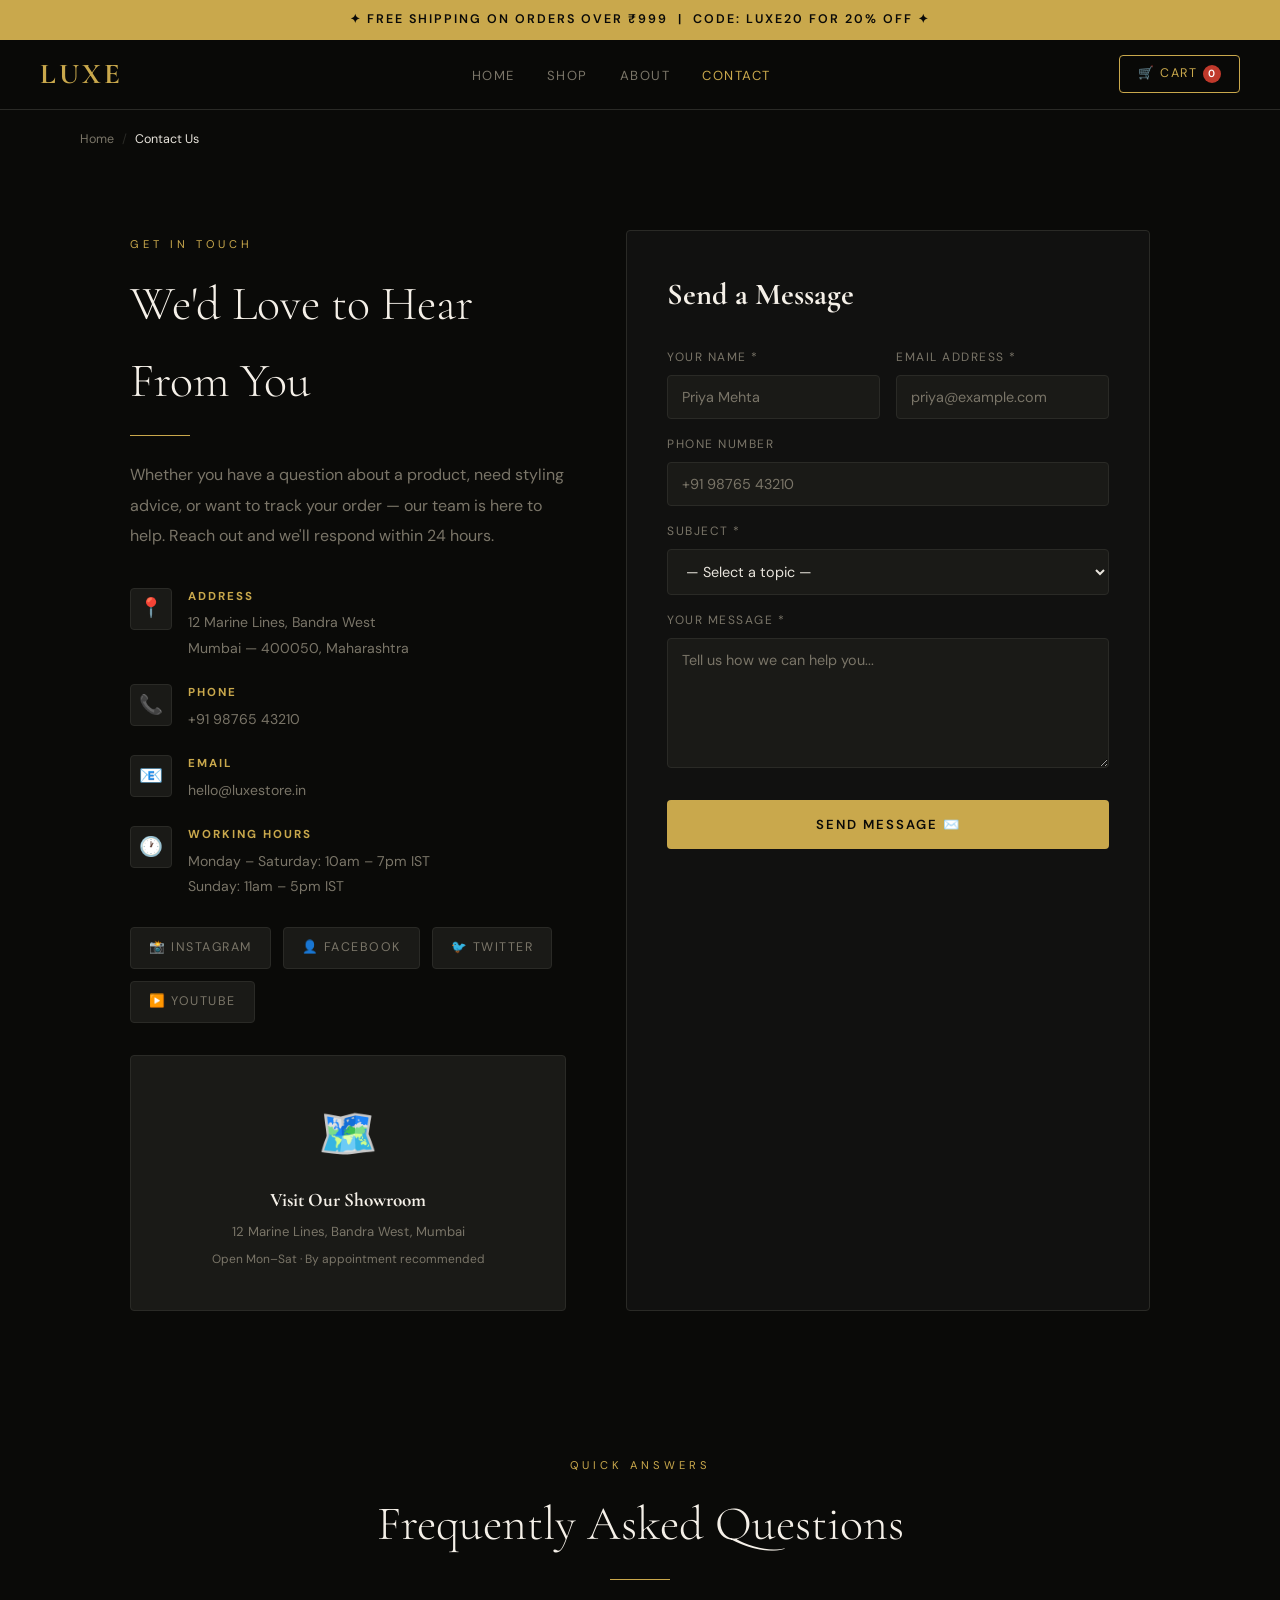
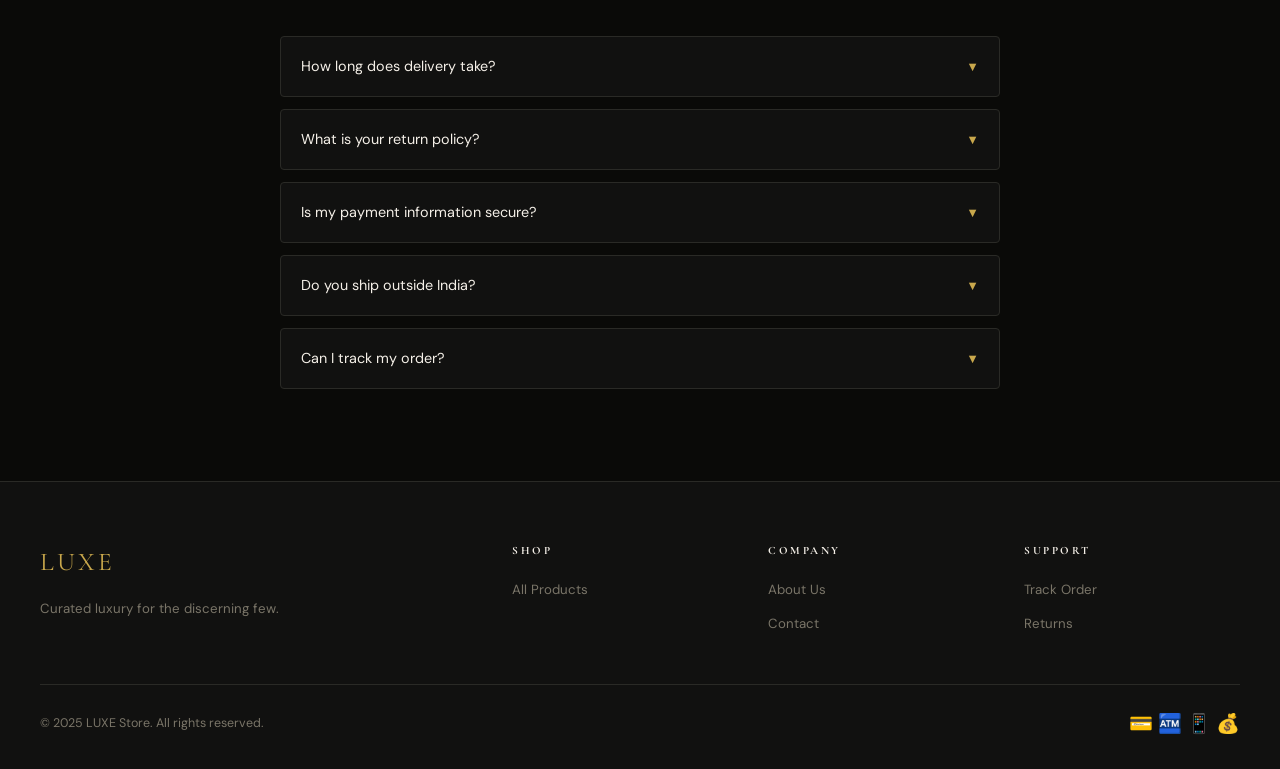
<file: contact.html>
<!DOCTYPE html>
<html lang="en">
<head>
  <!-- Google tag (gtag.js) -->
<script async src="https://www.googletagmanager.com/gtag/js?id=G-RZMLWR8KCL"></script>
<script>
  window.dataLayer = window.dataLayer || [];
  function gtag(){dataLayer.push(arguments);}
  gtag('js', new Date());

  gtag('config', 'G-RZMLWR8KCL');
</script>
  <!-- Google Tag Manager -->
<script>(function(w,d,s,l,i){w[l]=w[l]||[];w[l].push({'gtm.start':
new Date().getTime(),event:'gtm.js'});var f=d.getElementsByTagName(s)[0],
j=d.createElement(s),dl=l!='dataLayer'?'&l='+l:'';j.async=true;j.src=
'https://www.googletagmanager.com/gtm.js?id='+i+dl;f.parentNode.insertBefore(j,f);
})(window,document,'script','dataLayer','GTM-PGKBJV2J');</script>
<!-- End Google Tag Manager -->
<meta charset="UTF-8"/>
<meta name="viewport" content="width=device-width, initial-scale=1.0"/>
<title>LUXE Store — Contact</title>
<link rel="stylesheet" href="style.css"/>
<style>
  .contact-layout {
    display: grid; grid-template-columns: 1fr 1.2fr; gap: 60px;
    padding: 60px 40px 80px; max-width: 1100px; margin: 0 auto;
  }
  @media(max-width:800px){ .contact-layout { grid-template-columns: 1fr; } }

  .contact-info h2 { font-size:clamp(2rem,4vw,3rem); font-weight:300; color:var(--cream); margin-bottom:16px; }
  .contact-info > p { color:var(--muted); line-height:1.9; margin-bottom:36px; }

  .contact-detail { display:flex; gap:16px; align-items:flex-start; margin-bottom:24px; }
  .c-icon-box { width:42px; height:42px; background:var(--bg3); border:1px solid var(--border); border-radius:var(--radius); display:flex; align-items:center; justify-content:center; font-size:1.2rem; flex-shrink:0; }
  .c-detail-text strong { display:block; font-size:0.72rem; letter-spacing:2px; text-transform:uppercase; color:var(--gold); margin-bottom:3px; }
  .c-detail-text span { font-size:0.88rem; color:var(--muted); }

  .contact-form-box {
    background:var(--bg2); border:1px solid var(--border);
    border-radius:var(--radius); padding:40px;
  }
  .contact-form-box h3 { font-family:'Cormorant Garamond',serif; font-size:1.9rem; color:var(--cream); margin-bottom:28px; }

  .contact-submit {
    width:100%; background:var(--gold); color:var(--bg);
    padding:16px; border:none; cursor:pointer;
    font-family:'DM Sans',sans-serif; font-size:0.82rem;
    letter-spacing:2px; text-transform:uppercase; font-weight:600;
    border-radius:var(--radius); transition:all 0.25s; margin-top:8px;
  }
  .contact-submit:hover { background:var(--gold2); transform:translateY(-2px); }

  .success-box {
    background: rgba(39,174,96,0.1); border: 1px solid var(--green);
    border-radius: var(--radius); padding: 28px; text-align:center; display:none;
  }
  .success-box .s-icon { font-size:2.5rem; margin-bottom:12px; }
  .success-box h4 { font-family:'Cormorant Garamond',serif; font-size:1.5rem; color:var(--cream); margin-bottom:8px; }
  .success-box p { color:var(--muted); font-size:0.88rem; }

  .map-placeholder {
    background: var(--bg3); border: 1px solid var(--border);
    border-radius: var(--radius); padding: 40px; text-align:center;
    margin-top: 32px;
  }
  .map-placeholder .map-icon { font-size: 3rem; margin-bottom: 12px; }
  .map-placeholder h4 { font-family:'Cormorant Garamond',serif; font-size:1.2rem; color:var(--cream); margin-bottom:6px; }
  .map-placeholder p { font-size:0.82rem; color:var(--muted); }

  .social-links { display:flex; gap:12px; margin-top:28px; flex-wrap:wrap; }
  .social-link {
    background: var(--bg3); border: 1px solid var(--border);
    border-radius: var(--radius); padding: 10px 18px;
    font-size: 0.78rem; letter-spacing: 1.5px; text-transform:uppercase;
    color: var(--muted); text-decoration:none; transition: all 0.2s;
    display:flex; align-items:center; gap:8px;
  }
  .social-link:hover { border-color: var(--gold); color: var(--gold); }

  .faq-section { padding: 60px 40px 80px; max-width: 800px; margin: 0 auto; }
  .faq-item { background:var(--bg2); border:1px solid var(--border); border-radius:var(--radius); margin-bottom:12px; overflow:hidden; }
  .faq-q {
    padding: 18px 20px; cursor:pointer; display:flex; justify-content:space-between; align-items:center;
    font-size:0.9rem; color:var(--cream); transition:background 0.2s;
  }
  .faq-q:hover { background:var(--bg3); }
  .faq-q .arrow { color:var(--gold); transition:transform 0.2s; font-size:0.8rem; }
  .faq-q.open .arrow { transform:rotate(180deg); }
  .faq-a { font-size:0.85rem; color:var(--muted); line-height:1.8; padding: 0 20px; max-height:0; overflow:hidden; transition:max-height 0.3s ease, padding 0.3s; }
  .faq-a.open { max-height:200px; padding: 0 20px 18px; }
</style>
</head>
<body>
<!-- Google Tag Manager (noscript) -->
<noscript><iframe src="https://www.googletagmanager.com/ns.html?id=GTM-PGKBJV2J"
height="0" width="0" style="display:none;visibility:hidden"></iframe></noscript>
<!-- End Google Tag Manager (noscript) -->  

<div class="promo-banner">✦ Free Shipping on Orders Over ₹999 &nbsp;|&nbsp; Code: LUXE20 for 20% Off ✦</div>

<nav>
  <a href="index.html" class="nav-logo">LUXE</a>
  <ul class="nav-links">
    <li><a href="index.html">Home</a></li>
    <li><a href="shop.html">Shop</a></li>
    <li><a href="about.html">About</a></li>
    <li><a href="contact.html" class="active">Contact</a></li>
  </ul>
  <div class="nav-right">
    <a href="cart.html" class="cart-btn">🛒 Cart <span class="cart-count" id="cartCount">0</span></a>
  </div>
</nav>

<div class="breadcrumb">
  <a href="index.html">Home</a><span class="sep">/</span>
  <span class="current">Contact Us</span>
</div>

<div class="contact-layout">
  <!-- INFO -->
  <div class="contact-info">
    <div class="section-tag">Get in Touch</div>
    <h2>We'd Love to Hear From You</h2>
    <div class="divider" style="margin:16px 0 24px"></div>
    <p>Whether you have a question about a product, need styling advice, or want to track your order — our team is here to help. Reach out and we'll respond within 24 hours.</p>

    <div class="contact-detail">
      <div class="c-icon-box">📍</div>
      <div class="c-detail-text"><strong>Address</strong><span>12 Marine Lines, Bandra West<br>Mumbai — 400050, Maharashtra</span></div>
    </div>
    <div class="contact-detail">
      <div class="c-icon-box">📞</div>
      <div class="c-detail-text"><strong>Phone</strong><span>+91 98765 43210</span></div>
    </div>
    <div class="contact-detail">
      <div class="c-icon-box">📧</div>
      <div class="c-detail-text"><strong>Email</strong><span>hello@luxestore.in</span></div>
    </div>
    <div class="contact-detail">
      <div class="c-icon-box">🕐</div>
      <div class="c-detail-text"><strong>Working Hours</strong><span>Monday – Saturday: 10am – 7pm IST<br>Sunday: 11am – 5pm IST</span></div>
    </div>

    <div class="social-links">
      <a href="#" class="social-link">📸 Instagram</a>
      <a href="#" class="social-link">👤 Facebook</a>
      <a href="#" class="social-link">🐦 Twitter</a>
      <a href="#" class="social-link">▶️ YouTube</a>
    </div>

    <div class="map-placeholder">
      <div class="map-icon">🗺️</div>
      <h4>Visit Our Showroom</h4>
      <p>12 Marine Lines, Bandra West, Mumbai</p>
      <p style="margin-top:8px;font-size:0.75rem">Open Mon–Sat · By appointment recommended</p>
    </div>
  </div>

  <!-- FORM -->
  <div class="contact-form-box">
    <h3>Send a Message</h3>
    <form id="contactForm" novalidate>
      <div class="form-row">
        <div class="form-group" id="cfg-name">
          <label>Your Name *</label>
          <input type="text" id="c-name" placeholder="Priya Mehta"/>
          <div class="error-msg">Please enter your name.</div>
        </div>
        <div class="form-group" id="cfg-email">
          <label>Email Address *</label>
          <input type="email" id="c-email" placeholder="priya@example.com"/>
          <div class="error-msg">Please enter a valid email.</div>
        </div>
      </div>
      <div class="form-group" id="cfg-phone">
        <label>Phone Number</label>
        <input type="tel" id="c-phone" placeholder="+91 98765 43210"/>
      </div>
      <div class="form-group" id="cfg-subject">
        <label>Subject *</label>
        <select id="c-subject">
          <option value="">— Select a topic —</option>
          <option>Order Enquiry</option>
          <option>Product Question</option>
          <option>Return / Refund</option>
          <option>Shipping Issue</option>
          <option>Collaboration / Press</option>
          <option>General Question</option>
        </select>
        <div class="error-msg">Please select a subject.</div>
      </div>
      <div class="form-group" id="cfg-message">
        <label>Your Message *</label>
        <textarea id="c-message" placeholder="Tell us how we can help you..." style="min-height:130px"></textarea>
        <div class="error-msg">Please enter a message (at least 10 characters).</div>
      </div>
      <button type="submit" class="contact-submit">Send Message ✉️</button>
    </form>

    <div class="success-box" id="success-box">
      <div class="s-icon">✅</div>
      <h4>Message Sent!</h4>
      <p>Thank you for reaching out. Our team will get back to you within 24 hours.</p>
    </div>
  </div>
</div>

<!-- FAQ -->
<div class="faq-section">
  <div class="section-header">
    <div class="section-tag">Quick Answers</div>
    <h2>Frequently Asked Questions</h2>
    <div class="divider"></div>
  </div>
  <div class="faq-item"><div class="faq-q" onclick="toggleFaq(this)">How long does delivery take? <span class="arrow">▼</span></div><div class="faq-a">Standard delivery takes 5–7 business days. Express delivery is 2–3 business days, and Next Day Delivery arrives the following day by 8 PM. Delivery timelines begin once your order has been dispatched.</div></div>
  <div class="faq-item"><div class="faq-q" onclick="toggleFaq(this)">What is your return policy? <span class="arrow">▼</span></div><div class="faq-a">We offer a 30-day hassle-free return policy. If you're not completely satisfied with your purchase, simply contact us within 30 days of delivery and we'll arrange a pickup and full refund.</div></div>
  <div class="faq-item"><div class="faq-q" onclick="toggleFaq(this)">Is my payment information secure? <span class="arrow">▼</span></div><div class="faq-a">Absolutely. All payments are processed through 256-bit SSL encryption. We never store your card details on our servers and all transactions are fully secured.</div></div>
  <div class="faq-item"><div class="faq-q" onclick="toggleFaq(this)">Do you ship outside India? <span class="arrow">▼</span></div><div class="faq-a">Currently we ship across all major cities in India. International shipping is coming soon — subscribe to our newsletter to be the first to know!</div></div>
  <div class="faq-item"><div class="faq-q" onclick="toggleFaq(this)">Can I track my order? <span class="arrow">▼</span></div><div class="faq-a">Yes! Once your order is dispatched, you'll receive a tracking link via email and SMS. You can also contact our support team at any time for order updates.</div></div>
</div>

<footer>
  <div class="footer-grid">
    <div class="footer-brand"><div class="logo">LUXE</div><p>Curated luxury for the discerning few.</p></div>
    <div class="footer-col"><h4>Shop</h4><ul><li><a href="shop.html">All Products</a></li></ul></div>
    <div class="footer-col"><h4>Company</h4><ul><li><a href="about.html">About Us</a></li><li><a href="contact.html">Contact</a></li></ul></div>
    <div class="footer-col"><h4>Support</h4><ul><li><a href="#">Track Order</a></li><li><a href="#">Returns</a></li></ul></div>
  </div>
  <div class="footer-bottom"><p>© 2025 LUXE Store. All rights reserved.</p><div class="payment-icons">💳 🏧 📱 💰</div></div>
</footer>

<div class="toast" id="toast"></div>
<script src="cart.js"></script>
<script>
  document.getElementById('contactForm').addEventListener('submit', function(e) {
    e.preventDefault();
    let valid = true;
    const checks = [
      ['c-name',    'cfg-name',    v => v.length >= 2],
      ['c-email',   'cfg-email',   v => /^[^\s@]+@[^\s@]+\.[^\s@]+$/.test(v)],
      ['c-subject', 'cfg-subject', v => v !== ''],
      ['c-message', 'cfg-message', v => v.length >= 10],
    ];
    checks.forEach(([id, fg, check]) => {
      const el = document.getElementById(id);
      const fgEl = document.getElementById(fg);
      const ok = check(el.value.trim());
      fgEl.classList.toggle('invalid', !ok);
      if(!ok) valid = false;
    });
    if(valid) {
      document.getElementById('contactForm').style.display = 'none';
      document.getElementById('success-box').style.display = 'block';
      showToast('✅ Message sent successfully!');
    } else {
      showToast('⚠️ Please fill in all required fields.');
    }
  });

  function toggleFaq(el) {
    const ans = el.nextElementSibling;
    el.classList.toggle('open');
    ans.classList.toggle('open');
  }
</script>
</body>
</html>
</file>
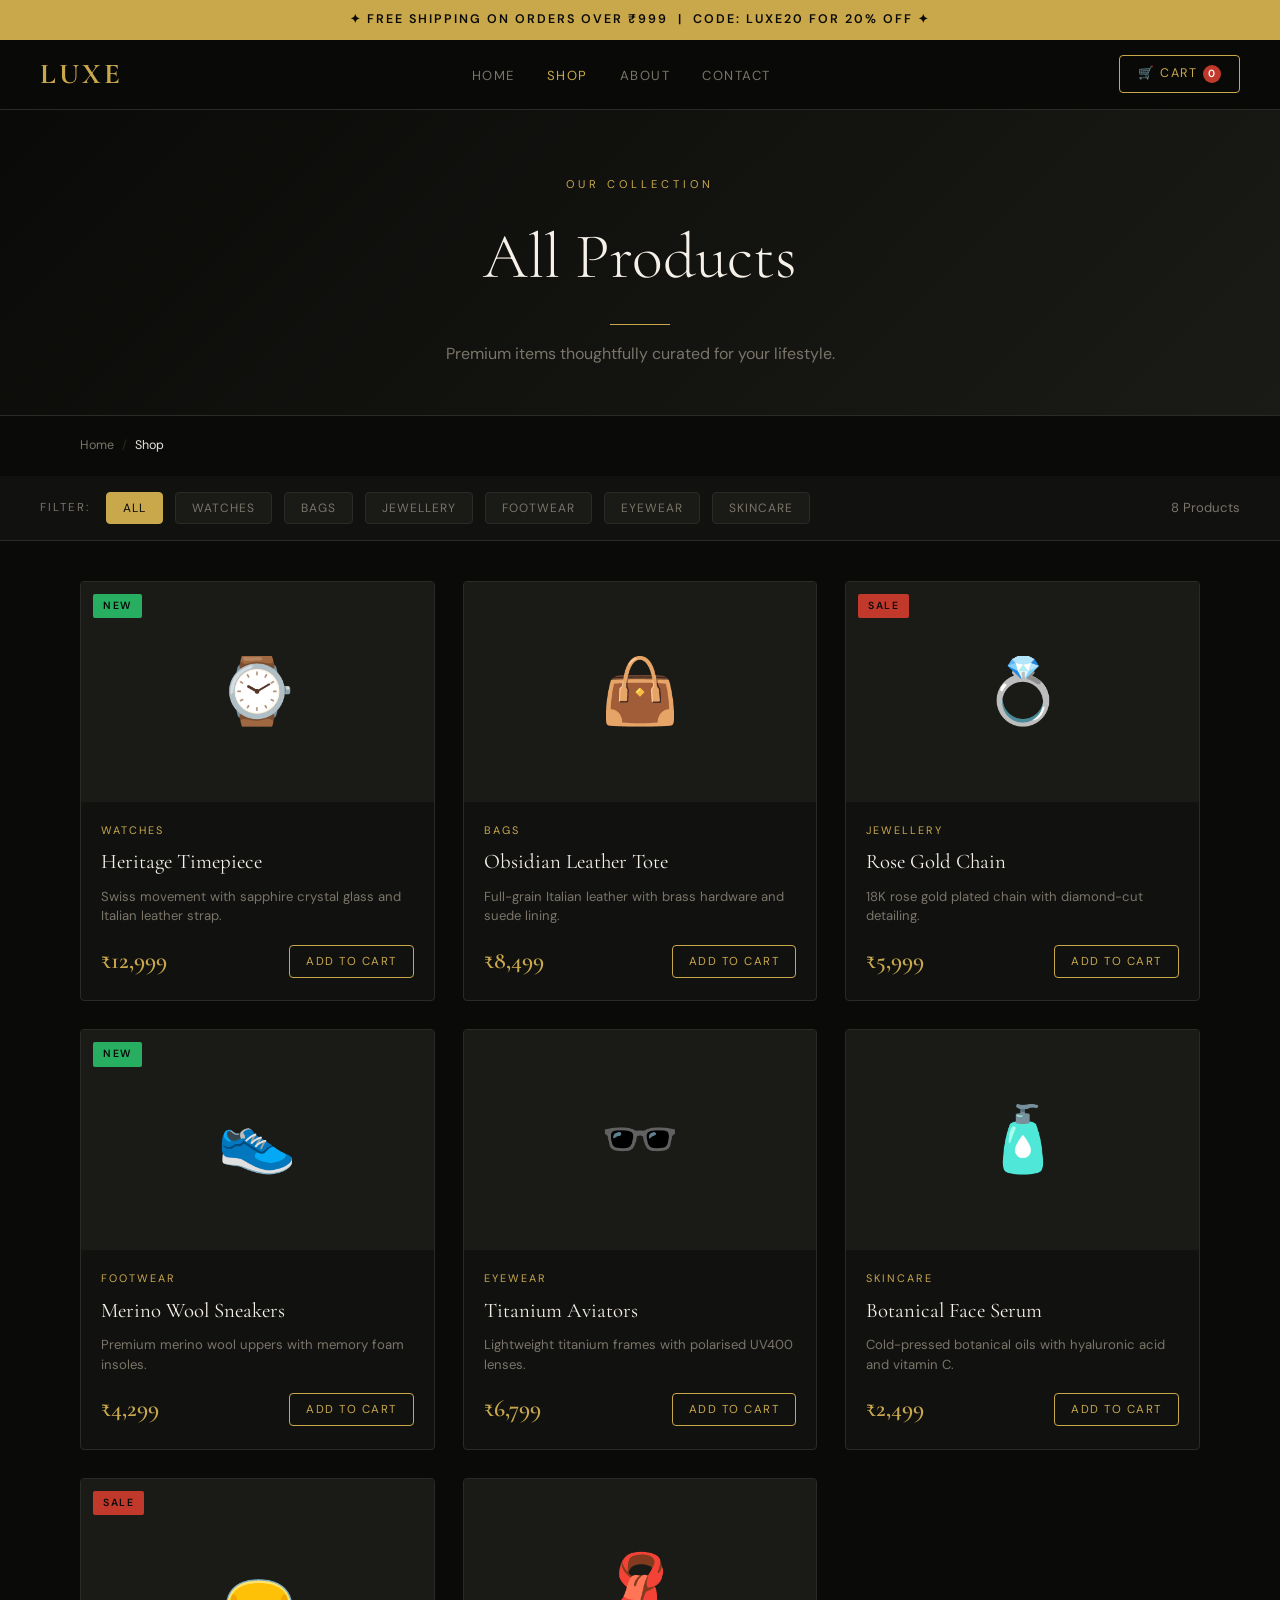
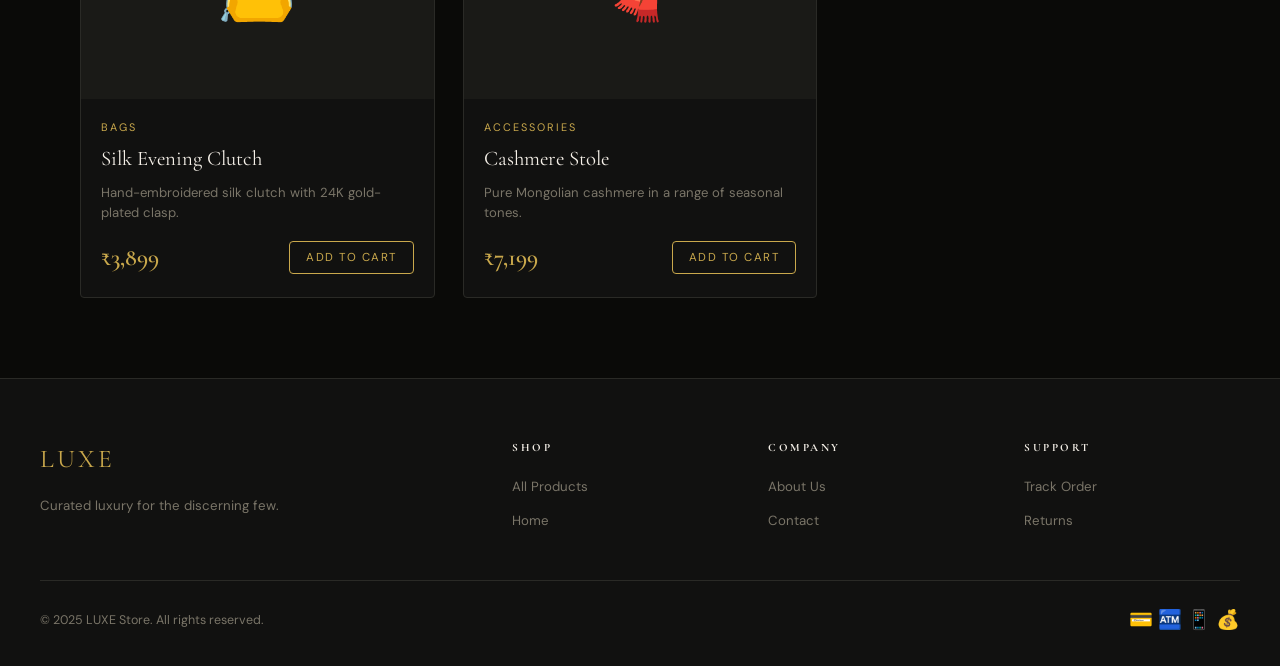
<file: shop.html>
<!DOCTYPE html>
<html lang="en">
<head>
  <!-- Google tag (gtag.js) -->
<script async src="https://www.googletagmanager.com/gtag/js?id=G-RZMLWR8KCL"></script>
<script>
  window.dataLayer = window.dataLayer || [];
  function gtag(){dataLayer.push(arguments);}
  gtag('js', new Date());

  gtag('config', 'G-RZMLWR8KCL');
</script>
  <!-- Google Tag Manager -->
<script>(function(w,d,s,l,i){w[l]=w[l]||[];w[l].push({'gtm.start':
new Date().getTime(),event:'gtm.js'});var f=d.getElementsByTagName(s)[0],
j=d.createElement(s),dl=l!='dataLayer'?'&l='+l:'';j.async=true;j.src=
'https://www.googletagmanager.com/gtm.js?id='+i+dl;f.parentNode.insertBefore(j,f);
})(window,document,'script','dataLayer','GTM-PGKBJV2J');</script>
<!-- End Google Tag Manager -->
<meta charset="UTF-8"/>
<meta name="viewport" content="width=device-width, initial-scale=1.0"/>
<title>nidhi Store — Shop</title>
<link rel="stylesheet" href="style.css"/>
<style>
  .shop-hero {
    background: linear-gradient(135deg, var(--bg) 0%, var(--bg3) 100%);
    border-bottom: 1px solid var(--border);
    padding: 60px 40px 48px;
    text-align: center;
  }
  .shop-hero h1 { font-size: clamp(2.5rem,5vw,4rem); font-weight:300; color:var(--cream); }
  .shop-hero p { color:var(--muted); margin-top:12px; }

  .filter-bar {
    background: var(--bg2); border-bottom: 1px solid var(--border);
    padding: 16px 40px; display: flex; gap: 12px; flex-wrap: wrap; align-items: center;
    max-width: 100%;
  }
  .filter-label { font-size:0.72rem; letter-spacing:2px; text-transform:uppercase; color:var(--muted); margin-right:4px; }
  .filter-btn {
    background: var(--bg3); border: 1px solid var(--border);
    color: var(--muted); padding: 7px 16px; border-radius: var(--radius);
    font-size: 0.75rem; letter-spacing:1px; text-transform:uppercase; cursor:pointer;
    font-family:'DM Sans',sans-serif; transition: all 0.2s;
  }
  .filter-btn:hover, .filter-btn.active { background: var(--gold); border-color: var(--gold); color: var(--bg); }

  .shop-count { font-size:0.82rem; color:var(--muted); margin-left:auto; }
</style>
</head>
<body>
  <!-- Google Tag Manager (noscript) -->
<noscript><iframe src="https://www.googletagmanager.com/ns.html?id=GTM-PGKBJV2J"
height="0" width="0" style="display:none;visibility:hidden"></iframe></noscript>
<!-- End Google Tag Manager (noscript) -->
  

<div class="promo-banner">✦ Free Shipping on Orders Over ₹999 &nbsp;|&nbsp; Code: LUXE20 for 20% Off ✦</div>

<nav>
  <a href="index.html" class="nav-logo">LUXE</a>
  <ul class="nav-links">
    <li><a href="index.html">Home</a></li>
    <li><a href="shop.html" class="active">Shop</a></li>
    <li><a href="about.html">About</a></li>
    <li><a href="contact.html">Contact</a></li>
  </ul>
  <div class="nav-right">
    <a href="cart.html" class="cart-btn">🛒 Cart <span class="cart-count" id="cartCount">0</span></a>
  </div>
</nav>

<!-- SHOP HERO -->
<div class="shop-hero">
  <div class="section-tag">Our Collection</div>
  <h1>All Products</h1>
  <div class="divider"></div>
  <p>Premium items thoughtfully curated for your lifestyle.</p>
</div>

<!-- BREADCRUMB -->
<div class="breadcrumb">
  <a href="index.html">Home</a>
  <span class="sep">/</span>
  <span class="current">Shop</span>
</div>

<!-- FILTER BAR -->
<div class="filter-bar">
  <span class="filter-label">Filter:</span>
  <button class="filter-btn active" onclick="filterProducts('all',this)">All</button>
  <button class="filter-btn" onclick="filterProducts('Watches',this)">Watches</button>
  <button class="filter-btn" onclick="filterProducts('Bags',this)">Bags</button>
  <button class="filter-btn" onclick="filterProducts('Jewellery',this)">Jewellery</button>
  <button class="filter-btn" onclick="filterProducts('Footwear',this)">Footwear</button>
  <button class="filter-btn" onclick="filterProducts('Eyewear',this)">Eyewear</button>
  <button class="filter-btn" onclick="filterProducts('Skincare',this)">Skincare</button>
  <span class="shop-count" id="shop-count">8 Products</span>
</div>

<!-- PRODUCTS -->
<div class="section" style="padding-top:40px">
  <div class="products-grid" id="all-products"></div>
</div>

<!-- FOOTER -->
<footer>
  <div class="footer-grid">
    <div class="footer-brand"><div class="logo">LUXE</div><p>Curated luxury for the discerning few.</p></div>
    <div class="footer-col"><h4>Shop</h4><ul><li><a href="shop.html">All Products</a></li><li><a href="index.html">Home</a></li></ul></div>
    <div class="footer-col"><h4>Company</h4><ul><li><a href="about.html">About Us</a></li><li><a href="contact.html">Contact</a></li></ul></div>
    <div class="footer-col"><h4>Support</h4><ul><li><a href="#">Track Order</a></li><li><a href="#">Returns</a></li></ul></div>
  </div>
  <div class="footer-bottom">
    <p>© 2025 LUXE Store. All rights reserved.</p>
    <div class="payment-icons">💳 🏧 📱 💰</div>
  </div>
</footer>

<div class="toast" id="toast"></div>
<script src="cart.js"></script>
<script>
  let currentFilter = 'all';

  function renderFiltered(cat) {
    const c = document.getElementById('all-products');
    const items = cat === 'all' ? PRODUCTS : PRODUCTS.filter(p=>p.cat===cat);
    document.getElementById('shop-count').textContent = items.length + ' Product' + (items.length!==1?'s':'');
    c.innerHTML = items.map(p=>`
      <div class="product-card">
        <div class="product-img">
          ${p.badge ? `<div class="product-badge ${p.badgeClass}">${p.badge}</div>` : ''}
          <span style="font-size:4rem">${p.emoji}</span>
        </div>
        <div class="product-info">
          <div class="product-cat">${p.cat}</div>
          <div class="product-name">${p.name}</div>
          <div class="product-desc">${p.desc}</div>
          <div class="product-footer">
            <div class="product-price">₹${p.price.toLocaleString()}</div>
            <button class="add-to-cart" id="atc-${p.id}" onclick="handleAddToCart(${p.id})">Add to Cart</button>
          </div>
        </div>
      </div>
    `).join('');
  }

  function filterProducts(cat, btn) {
    currentFilter = cat;
    document.querySelectorAll('.filter-btn').forEach(b=>b.classList.remove('active'));
    btn.classList.add('active');
    renderFiltered(cat);
  }

  renderFiltered('all');
</script>
</body>
</html>
</file>
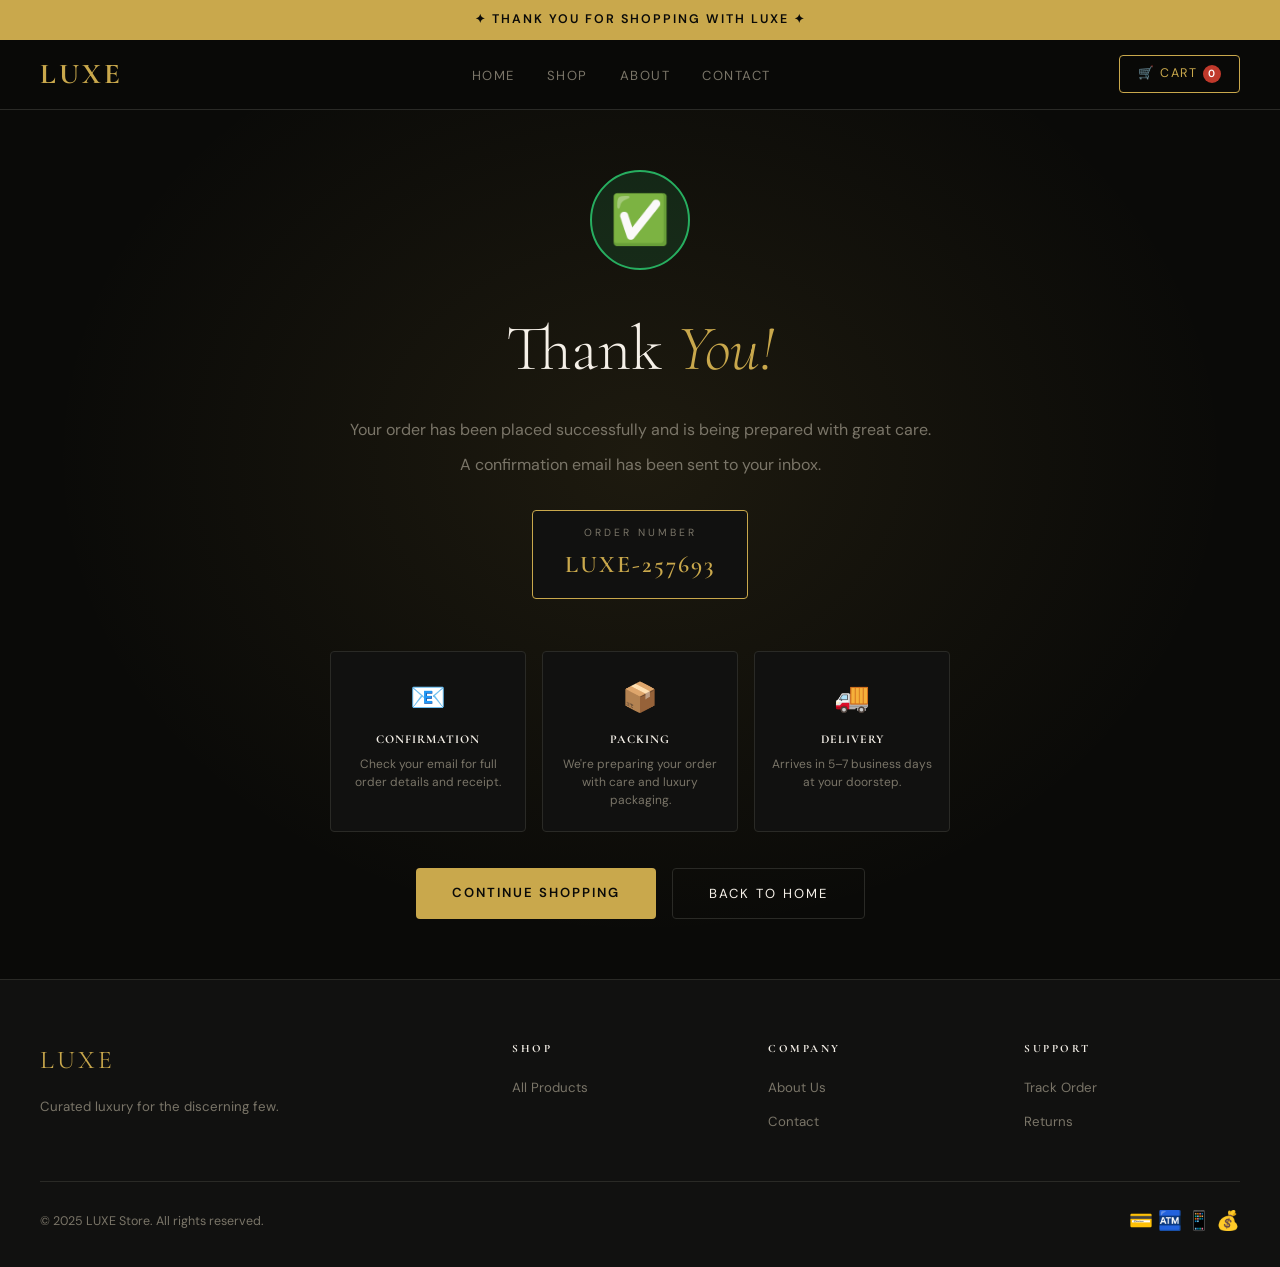
<file: thankyou.html>
<!DOCTYPE html>
<html lang="en">
<head>
  <!-- Google tag (gtag.js) -->
<script async src="https://www.googletagmanager.com/gtag/js?id=G-RZMLWR8KCL"></script>
<script>
  window.dataLayer = window.dataLayer || [];
  function gtag(){dataLayer.push(arguments);}
  gtag('js', new Date());

  gtag('config', 'G-RZMLWR8KCL');
</script>
  <!-- Google Tag Manager -->
<script>(function(w,d,s,l,i){w[l]=w[l]||[];w[l].push({'gtm.start':
new Date().getTime(),event:'gtm.js'});var f=d.getElementsByTagName(s)[0],
j=d.createElement(s),dl=l!='dataLayer'?'&l='+l:'';j.async=true;j.src=
'https://www.googletagmanager.com/gtm.js?id='+i+dl;f.parentNode.insertBefore(j,f);
})(window,document,'script','dataLayer','GTM-PGKBJV2J');</script>
<!-- End Google Tag Manager -->
<meta charset="UTF-8"/>
<meta name="viewport" content="width=device-width, initial-scale=1.0"/>
<title>LUXE Store — Thank You!</title>
<link rel="stylesheet" href="style.css"/>
<style>
  .ty-page {
    min-height: calc(100vh - 70px);
    display: flex; align-items: center; justify-content: center;
    text-align: center; padding: 60px 24px;
    background: radial-gradient(ellipse at 50% 40%, rgba(201,168,76,0.10) 0%, transparent 65%);
  }
  .ty-box { max-width: 620px; width: 100%; }

  .ty-icon-wrap {
    width: 100px; height: 100px; border-radius: 50%;
    background: rgba(39,174,96,0.15); border: 2px solid var(--green);
    display: flex; align-items: center; justify-content: center;
    font-size: 3rem; margin: 0 auto 28px;
    animation: bounceIn 0.7s ease both;
  }
  .ty-box h1 {
    font-size: clamp(2.5rem, 6vw, 4rem); font-weight: 300;
    color: var(--cream); margin-bottom: 16px;
    animation: fadeUp 0.6s 0.2s ease both; opacity: 0;
    animation-fill-mode: forwards;
  }
  .ty-box h1 span { color: var(--gold); font-style: italic; }
  .ty-box > p {
    color: var(--muted); line-height: 1.8; margin-bottom: 6px;
    animation: fadeUp 0.6s 0.3s ease both; opacity: 0;
    animation-fill-mode: forwards;
  }

  .order-badge {
    display: inline-block; margin: 24px 0;
    background: var(--bg2); border: 1px solid var(--gold);
    border-radius: var(--radius); padding: 14px 32px;
    animation: fadeUp 0.6s 0.4s ease both; opacity: 0;
    animation-fill-mode: forwards;
  }
  .order-badge .label { font-size:0.65rem; letter-spacing:3px; text-transform:uppercase; color:var(--muted); margin-bottom:4px; }
  .order-badge .num { font-family:'Cormorant Garamond',serif; font-size:1.5rem; color:var(--gold); font-weight:600; letter-spacing:2px; }

  .ty-steps {
    display: grid; grid-template-columns: repeat(3,1fr); gap: 16px;
    margin: 28px 0 36px;
    animation: fadeUp 0.6s 0.5s ease both; opacity: 0;
    animation-fill-mode: forwards;
  }
  .ty-step {
    background: var(--bg2); border: 1px solid var(--border);
    border-radius: var(--radius); padding: 22px 14px;
    transition: border-color 0.2s;
  }
  .ty-step:hover { border-color: var(--gold); }
  .ty-step .s-icon { font-size: 1.8rem; margin-bottom: 10px; }
  .ty-step h4 { font-size: 0.75rem; letter-spacing: 1px; text-transform: uppercase; color: var(--cream); margin-bottom: 6px; }
  .ty-step p { font-size: 0.75rem; color: var(--muted); line-height: 1.5; margin: 0; }

  .ty-btns {
    display: flex; gap: 16px; justify-content: center; flex-wrap: wrap;
    animation: fadeUp 0.6s 0.6s ease both; opacity: 0;
    animation-fill-mode: forwards;
  }

  .confetti { position: fixed; top: 0; left: 0; width: 100%; height: 100%; pointer-events: none; z-index: 9999; }
  .dot {
    position: absolute; border-radius: 50%;
    animation: fall linear forwards;
  }
  @keyframes fall {
    0% { transform: translateY(-20px) rotate(0deg); opacity: 1; }
    100% { transform: translateY(105vh) rotate(720deg); opacity: 0; }
  }
  @media(max-width:600px){
    .ty-steps { grid-template-columns: 1fr; }
  }
</style>
</head>
<body>
<!-- Google Tag Manager (noscript) -->
<noscript><iframe src="https://www.googletagmanager.com/ns.html?id=GTM-PGKBJV2J"
height="0" width="0" style="display:none;visibility:hidden"></iframe></noscript>
<!-- End Google Tag Manager (noscript) -->
<div class="promo-banner">✦ Thank you for shopping with LUXE ✦</div>

<nav>
  <a href="index.html" class="nav-logo">LUXE</a>
  <ul class="nav-links">
    <li><a href="index.html">Home</a></li>
    <li><a href="shop.html">Shop</a></li>
    <li><a href="about.html">About</a></li>
    <li><a href="contact.html">Contact</a></li>
  </ul>
  <div class="nav-right">
    <a href="cart.html" class="cart-btn">🛒 Cart <span class="cart-count" id="cartCount">0</span></a>
  </div>
</nav>

<!-- CONFETTI CANVAS -->
<div class="confetti" id="confetti"></div>

<div class="ty-page">
  <div class="ty-box">
    <div class="ty-icon-wrap">✅</div>
    <h1>Thank <span>You!</span></h1>
    <p>Your order has been placed successfully and is being prepared with great care.</p>
    <p>A confirmation email has been sent to your inbox.</p>

    <div class="order-badge">
      <div class="label">Order Number</div>
      <div class="num" id="order-num">LUXE-000000</div>
    </div>

    <div class="ty-steps">
      <div class="ty-step"><div class="s-icon">📧</div><h4>Confirmation</h4><p>Check your email for full order details and receipt.</p></div>
      <div class="ty-step"><div class="s-icon">📦</div><h4>Packing</h4><p>We're preparing your order with care and luxury packaging.</p></div>
      <div class="ty-step"><div class="s-icon">🚚</div><h4>Delivery</h4><p>Arrives in 5–7 business days at your doorstep.</p></div>
    </div>

    <div class="ty-btns">
      <a href="shop.html" class="btn-primary">Continue Shopping</a>
      <a href="index.html" class="btn-outline">Back to Home</a>
    </div>
  </div>
</div>

<footer>
  <div class="footer-grid">
    <div class="footer-brand"><div class="logo">LUXE</div><p>Curated luxury for the discerning few.</p></div>
    <div class="footer-col"><h4>Shop</h4><ul><li><a href="shop.html">All Products</a></li></ul></div>
    <div class="footer-col"><h4>Company</h4><ul><li><a href="about.html">About Us</a></li><li><a href="contact.html">Contact</a></li></ul></div>
    <div class="footer-col"><h4>Support</h4><ul><li><a href="#">Track Order</a></li><li><a href="#">Returns</a></li></ul></div>
  </div>
  <div class="footer-bottom"><p>© 2025 LUXE Store. All rights reserved.</p><div class="payment-icons">💳 🏧 📱 💰</div></div>
</footer>

<script src="cart.js"></script>
<script>
  // Show order number
  const orderNum = localStorage.getItem('luxe_order') || 'LUXE-' + Math.floor(100000 + Math.random() * 900000);
  document.getElementById('order-num').textContent = orderNum;
  updateCartBadge();

  // Confetti animation
  const colors = ['#c9a84c','#e8c96a','#27ae60','#f5f0e8','#fff'];
  const container = document.getElementById('confetti');
  for(let i=0; i<60; i++){
    const dot = document.createElement('div');
    dot.className = 'dot';
    const size = Math.random()*10+5;
    dot.style.cssText = `
      width:${size}px; height:${size}px;
      left:${Math.random()*100}vw;
      top:-20px;
      background:${colors[Math.floor(Math.random()*colors.length)]};
      opacity:${Math.random()*0.8+0.2};
      animation-duration:${Math.random()*3+2}s;
      animation-delay:${Math.random()*2}s;
    `;
    container.appendChild(dot);
  }
  // Remove confetti after 6s
  setTimeout(()=>{ container.innerHTML=''; }, 6000);
</script>
</body>
</html>
</file>
<file: style.css>
@import url('https://fonts.googleapis.com/css2?family=Cormorant+Garamond:wght@300;400;600;700&family=DM+Sans:wght@300;400;500;600&display=swap');

:root {
  --bg: #0a0a08;
  --bg2: #111110;
  --bg3: #1a1a17;
  --gold: #c9a84c;
  --gold2: #e8c96a;
  --cream: #f5f0e8;
  --text: #e8e4dc;
  --muted: #7a7568;
  --border: #2a2a26;
  --red: #c0392b;
  --green: #27ae60;
  --radius: 4px;
  --shadow: 0 8px 40px rgba(0,0,0,0.6);
}

*, *::before, *::after { box-sizing: border-box; margin: 0; padding: 0; }
html { scroll-behavior: smooth; }
body {
  font-family: 'DM Sans', sans-serif;
  background: var(--bg);
  color: var(--text);
  min-height: 100vh;
  line-height: 1.6;
}
h1,h2,h3,h4 { font-family: 'Cormorant Garamond', serif; }

/* ===== PROMO BANNER ===== */
.promo-banner {
  background: var(--gold); color: var(--bg);
  text-align: center; padding: 10px;
  font-size: 0.78rem; letter-spacing: 2px; text-transform: uppercase; font-weight: 600;
}

/* ===== NAV ===== */
nav {
  position: sticky; top: 0; left: 0; right: 0; z-index: 1000;
  background: rgba(10,10,8,0.95);
  backdrop-filter: blur(12px);
  border-bottom: 1px solid var(--border);
  padding: 0 40px;
  display: flex; align-items: center; justify-content: space-between;
  height: 70px;
}
.nav-logo {
  font-family: 'Cormorant Garamond', serif;
  font-size: 1.8rem; font-weight: 700;
  color: var(--gold); letter-spacing: 3px; text-transform: uppercase;
  text-decoration: none;
}
.nav-links { display: flex; gap: 32px; list-style: none; }
.nav-links a {
  color: var(--muted); font-size: 0.82rem; letter-spacing: 1.5px;
  text-transform: uppercase; text-decoration: none; transition: color 0.2s;
}
.nav-links a:hover, .nav-links a.active { color: var(--gold); }
.nav-right { display: flex; align-items: center; gap: 16px; }
.cart-btn {
  position: relative; cursor: pointer;
  background: none; border: 1px solid var(--gold);
  color: var(--gold); padding: 8px 18px;
  font-size: 0.78rem; letter-spacing: 1.5px; text-transform: uppercase;
  font-family: 'DM Sans', sans-serif; transition: all 0.2s; border-radius: var(--radius);
  text-decoration: none; display: inline-flex; align-items: center; gap: 6px;
}
.cart-btn:hover { background: var(--gold); color: var(--bg); }
.cart-count {
  background: var(--red); color: #fff;
  font-size: 0.65rem; width: 18px; height: 18px;
  border-radius: 50%; display: inline-flex; align-items: center; justify-content: center;
  font-weight: 600;
}

/* ===== BUTTONS ===== */
.btn-primary {
  background: var(--gold); color: var(--bg);
  padding: 14px 36px; border: none; cursor: pointer;
  font-family: 'DM Sans', sans-serif;
  font-size: 0.82rem; letter-spacing: 2px; text-transform: uppercase;
  font-weight: 600; border-radius: var(--radius);
  transition: all 0.25s; text-decoration: none; display: inline-block;
}
.btn-primary:hover { background: var(--gold2); transform: translateY(-2px); box-shadow: 0 8px 24px rgba(201,168,76,0.3); }
.btn-outline {
  background: transparent; color: var(--cream);
  padding: 14px 36px; border: 1px solid var(--border); cursor: pointer;
  font-family: 'DM Sans', sans-serif;
  font-size: 0.82rem; letter-spacing: 2px; text-transform: uppercase;
  border-radius: var(--radius); transition: all 0.25s; text-decoration: none; display: inline-block;
}
.btn-outline:hover { border-color: var(--gold); color: var(--gold); }

/* ===== SECTION ===== */
.section { padding: 80px 40px; max-width: 1200px; margin: 0 auto; }
.section-header { text-align: center; margin-bottom: 56px; }
.section-tag {
  display: inline-block; color: var(--gold);
  font-size: 0.7rem; letter-spacing: 4px; text-transform: uppercase; margin-bottom: 12px;
}
.section-header h2 { font-size: clamp(2rem, 4vw, 3rem); font-weight: 300; color: var(--cream); }
.section-header p { margin-top: 12px; color: var(--muted); font-size: 0.95rem; }
.divider { width: 60px; height: 1px; background: var(--gold); margin: 16px auto; }

/* ===== BREADCRUMB ===== */
.breadcrumb {
  padding: 20px 40px; max-width: 1200px; margin: 0 auto;
  display: flex; gap: 8px; align-items: center;
  font-size: 0.78rem; color: var(--muted);
}
.breadcrumb a { color: var(--muted); text-decoration: none; transition: color 0.2s; }
.breadcrumb a:hover { color: var(--gold); }
.breadcrumb .sep { color: var(--border); }
.breadcrumb .current { color: var(--text); }

/* ===== PRODUCT CARD ===== */
.products-grid {
  display: grid; grid-template-columns: repeat(auto-fill, minmax(260px, 1fr)); gap: 28px;
}
.product-card {
  background: var(--bg2); border: 1px solid var(--border);
  border-radius: var(--radius); overflow: hidden;
  transition: transform 0.25s, border-color 0.25s, box-shadow 0.25s;
}
.product-card:hover { transform: translateY(-6px); border-color: var(--gold); box-shadow: var(--shadow); }
.product-img {
  height: 220px; display: flex; align-items: center; justify-content: center;
  font-size: 4rem; background: var(--bg3); position: relative;
}
.product-badge {
  position: absolute; top: 12px; left: 12px;
  color: var(--bg); font-size: 0.65rem; letter-spacing: 1.5px; text-transform: uppercase;
  padding: 4px 10px; font-weight: 600; border-radius: 2px;
}
.badge-new { background: var(--green); }
.badge-sale { background: var(--red); }
.product-info { padding: 20px; }
.product-cat { font-size: 0.68rem; letter-spacing: 2px; text-transform: uppercase; color: var(--gold); margin-bottom: 6px; }
.product-name { font-family: 'Cormorant Garamond', serif; font-size: 1.3rem; color: var(--cream); margin-bottom: 8px; }
.product-desc { font-size: 0.82rem; color: var(--muted); margin-bottom: 16px; line-height: 1.5; }
.product-footer { display: flex; align-items: center; justify-content: space-between; gap: 10px; }
.product-price { font-family: 'Cormorant Garamond', serif; font-size: 1.5rem; color: var(--gold); font-weight: 600; }
.add-to-cart {
  background: transparent; border: 1px solid var(--gold);
  color: var(--gold); padding: 8px 16px; cursor: pointer;
  font-size: 0.72rem; letter-spacing: 1.5px; text-transform: uppercase;
  font-family: 'DM Sans', sans-serif; border-radius: var(--radius); transition: all 0.2s;
}
.add-to-cart:hover { background: var(--gold); color: var(--bg); }
.add-to-cart.added { background: var(--green); border-color: var(--green); color: #fff; }

/* ===== FORM ===== */
.form-group { margin-bottom: 16px; }
.form-group label { display: block; font-size: 0.75rem; letter-spacing: 1.5px; text-transform: uppercase; color: var(--muted); margin-bottom: 8px; }
.form-group input, .form-group select, .form-group textarea {
  width: 100%; background: var(--bg3); border: 1px solid var(--border);
  color: var(--text); padding: 12px 14px; font-family: 'DM Sans', sans-serif;
  font-size: 0.9rem; border-radius: var(--radius); outline: none; transition: border-color 0.2s;
}
.form-group input:focus, .form-group select:focus, .form-group textarea:focus { border-color: var(--gold); }
.form-group input::placeholder, .form-group textarea::placeholder { color: var(--muted); }
.form-group select option { background: var(--bg3); }
.form-group textarea { resize: vertical; min-height: 80px; }
.form-row { display: grid; grid-template-columns: 1fr 1fr; gap: 16px; }
.error-msg { color: var(--red); font-size: 0.75rem; margin-top: 4px; display: none; }
.form-group.invalid input, .form-group.invalid select, .form-group.invalid textarea { border-color: var(--red); }
.form-group.invalid .error-msg { display: block; }

/* ===== TOAST ===== */
.toast {
  position: fixed; bottom: 30px; right: 30px; z-index: 9999;
  background: var(--bg2); border: 1px solid var(--gold);
  color: var(--text); padding: 14px 20px; border-radius: var(--radius);
  font-size: 0.85rem; box-shadow: var(--shadow);
  transform: translateY(100px); opacity: 0; transition: all 0.3s ease;
  pointer-events: none;
}
.toast.show { transform: translateY(0); opacity: 1; }

/* ===== FOOTER ===== */
footer { background: var(--bg2); border-top: 1px solid var(--border); padding: 60px 40px 30px; }
.footer-grid { display: grid; grid-template-columns: 2fr 1fr 1fr 1fr; gap: 40px; max-width: 1200px; margin: 0 auto 40px; }
.footer-brand .logo { font-family: 'Cormorant Garamond', serif; font-size: 1.6rem; color: var(--gold); letter-spacing: 3px; text-transform: uppercase; margin-bottom: 14px; }
.footer-brand p { font-size: 0.83rem; color: var(--muted); line-height: 1.8; }
.footer-col h4 { font-size: 0.7rem; letter-spacing: 2.5px; text-transform: uppercase; color: var(--cream); margin-bottom: 16px; }
.footer-col ul { list-style: none; }
.footer-col ul li { margin-bottom: 8px; }
.footer-col ul li a { font-size: 0.83rem; color: var(--muted); text-decoration: none; transition: color 0.2s; }
.footer-col ul li a:hover { color: var(--gold); }
.footer-bottom { max-width: 1200px; margin: 0 auto; border-top: 1px solid var(--border); padding-top: 24px; display: flex; justify-content: space-between; align-items: center; flex-wrap: wrap; gap: 12px; }
.footer-bottom p { font-size: 0.78rem; color: var(--muted); }
.payment-icons { display: flex; gap: 8px; font-size: 1.2rem; }

/* ===== ANIMATIONS ===== */
@keyframes fadeUp { from { opacity:0; transform:translateY(24px); } to { opacity:1; transform:translateY(0); } }
@keyframes bounceIn { 0%{transform:scale(0)} 60%{transform:scale(1.15)} 100%{transform:scale(1)} }

/* ===== RESPONSIVE ===== */
@media(max-width:900px) {
  .footer-grid { grid-template-columns: 1fr 1fr; }
  .form-row { grid-template-columns: 1fr; }
}
@media(max-width:768px) {
  nav { padding: 0 20px; }
  .nav-links { display: none; }
  .section { padding: 60px 20px; }
  .breadcrumb { padding: 16px 20px; }
  footer { padding: 40px 20px 20px; }
}
</file>
